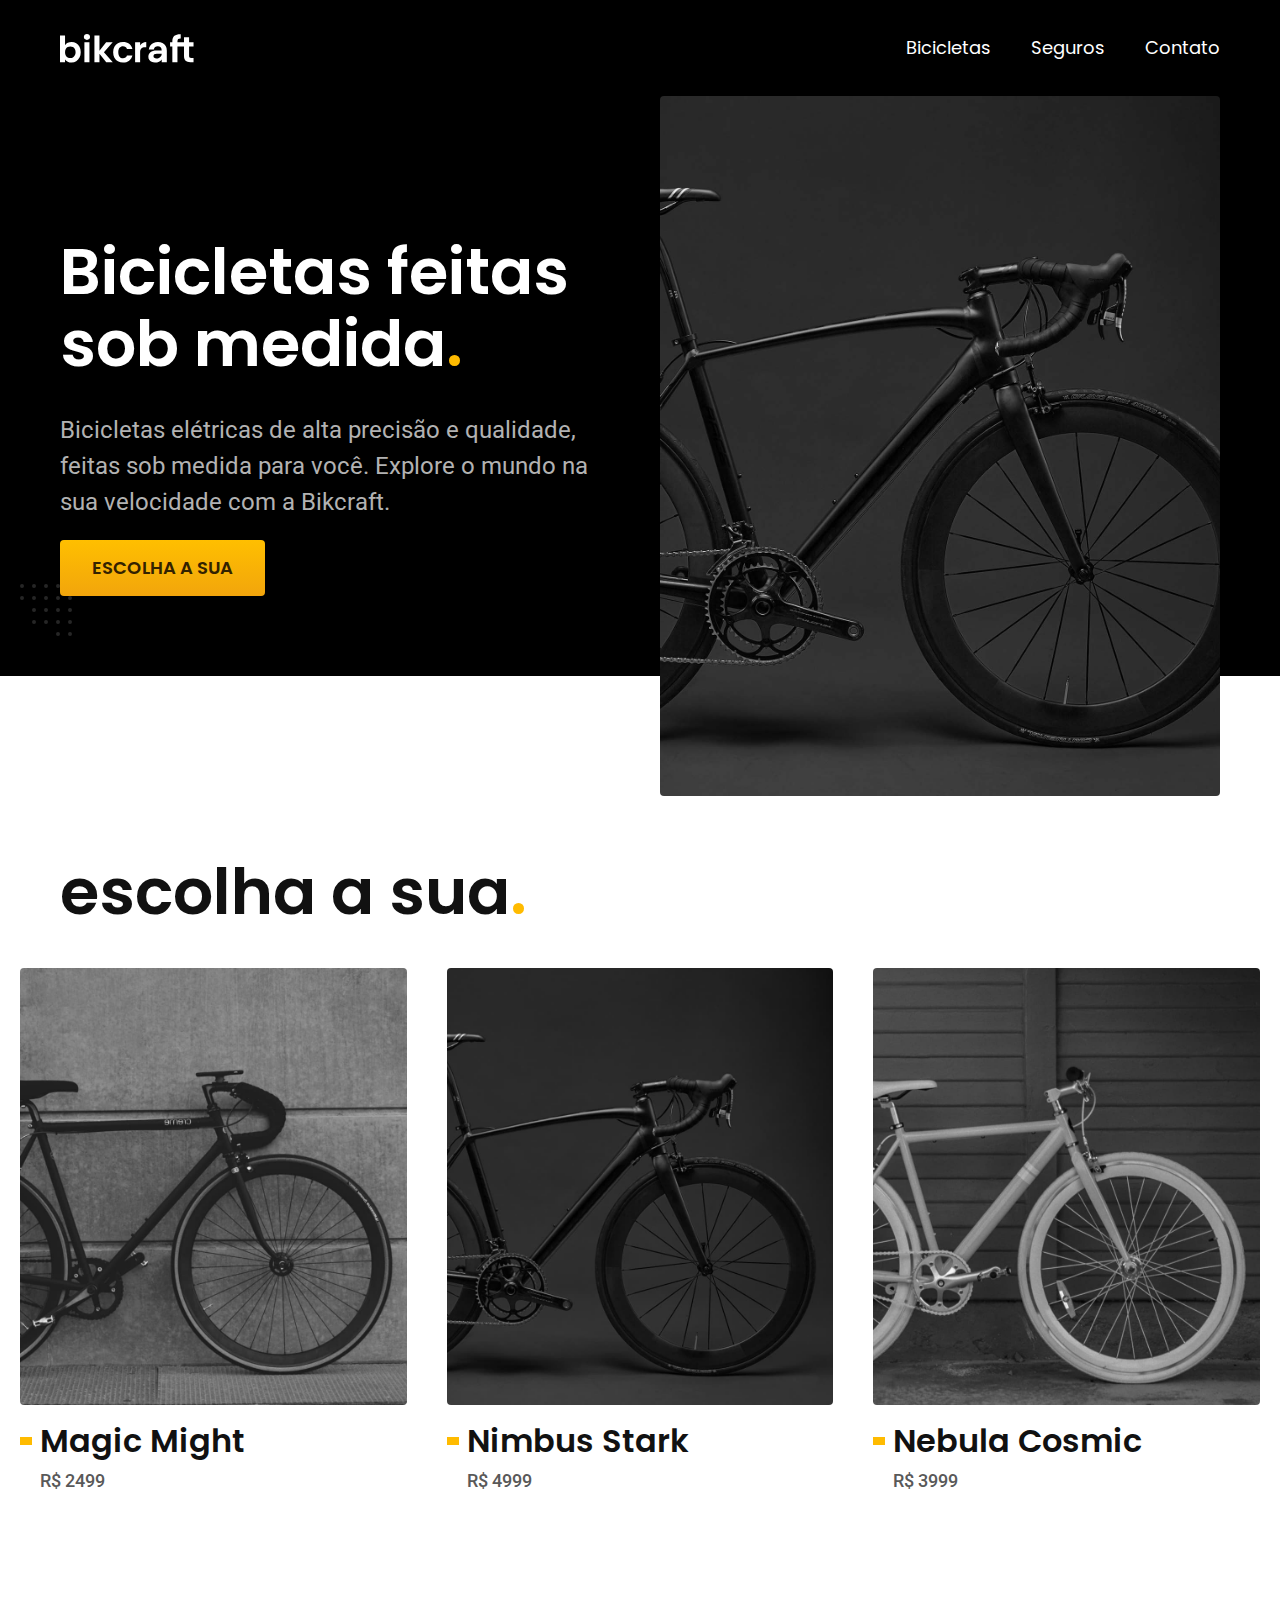
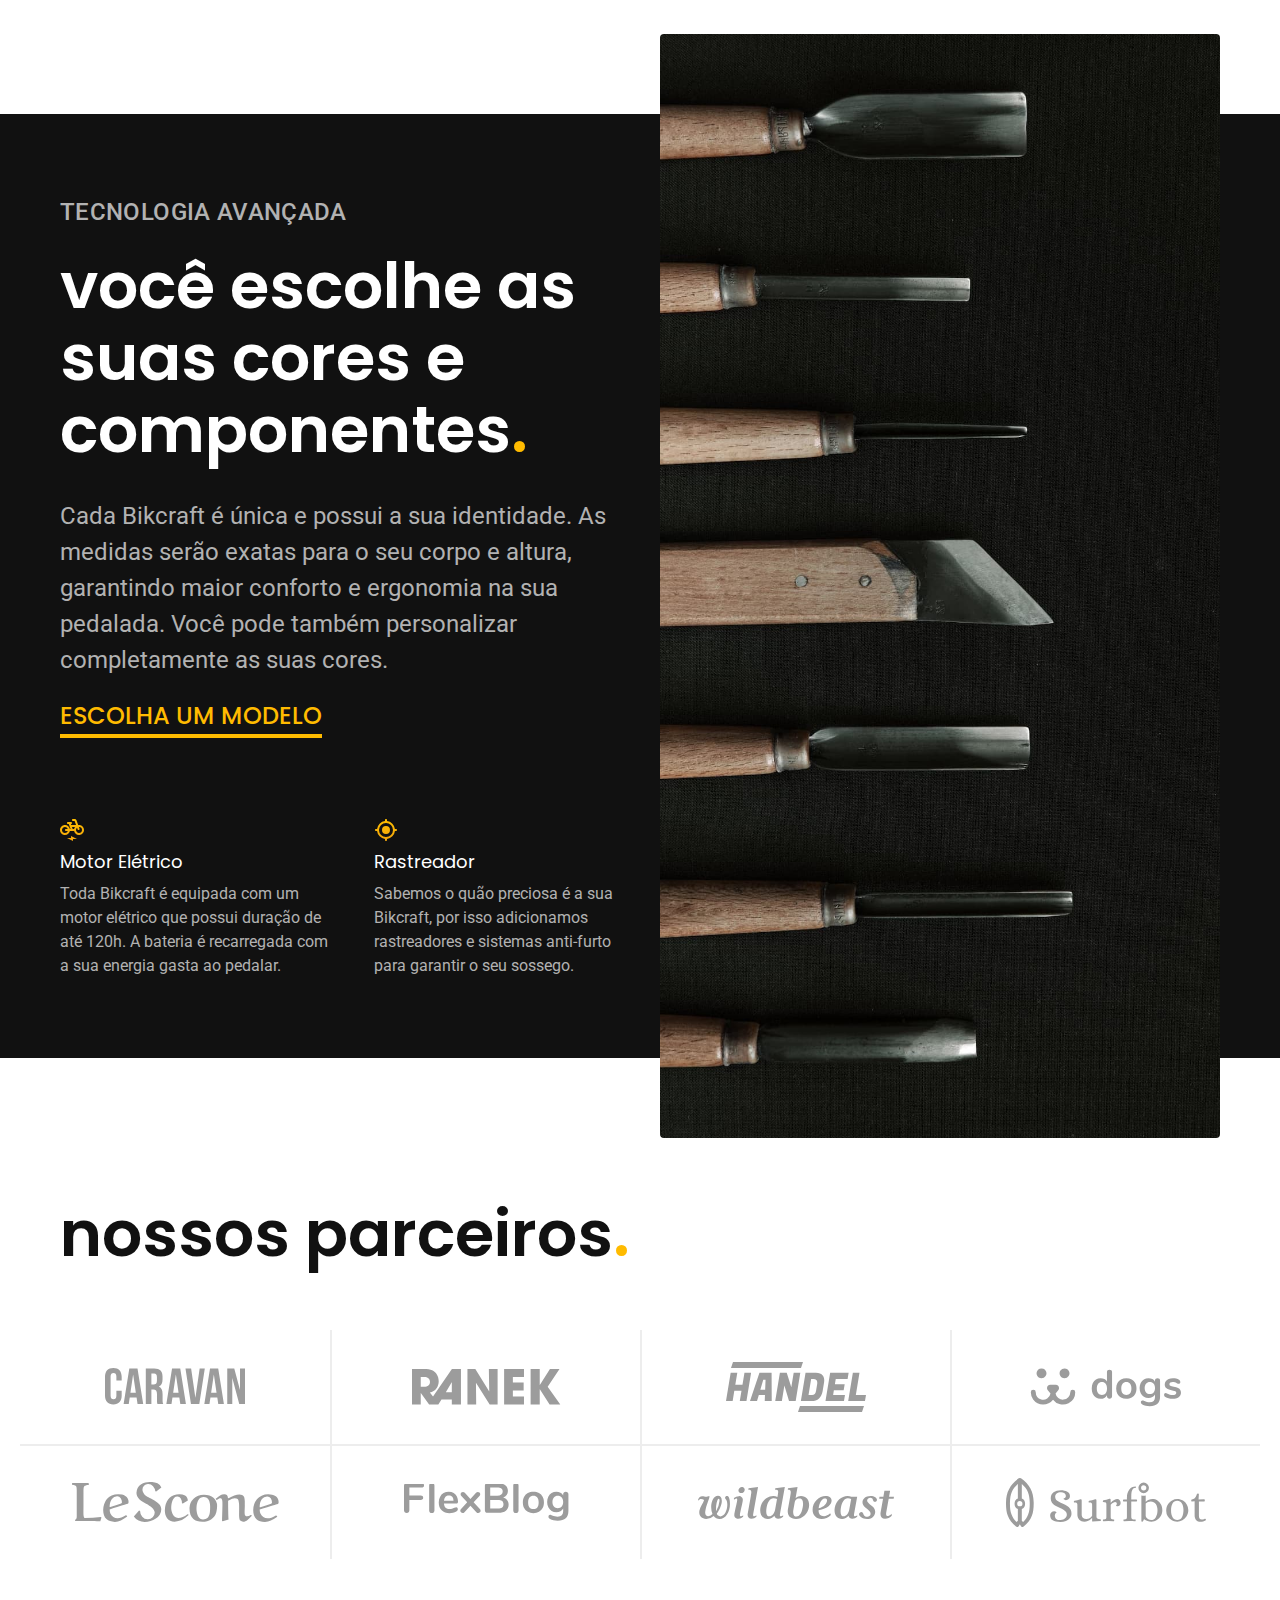
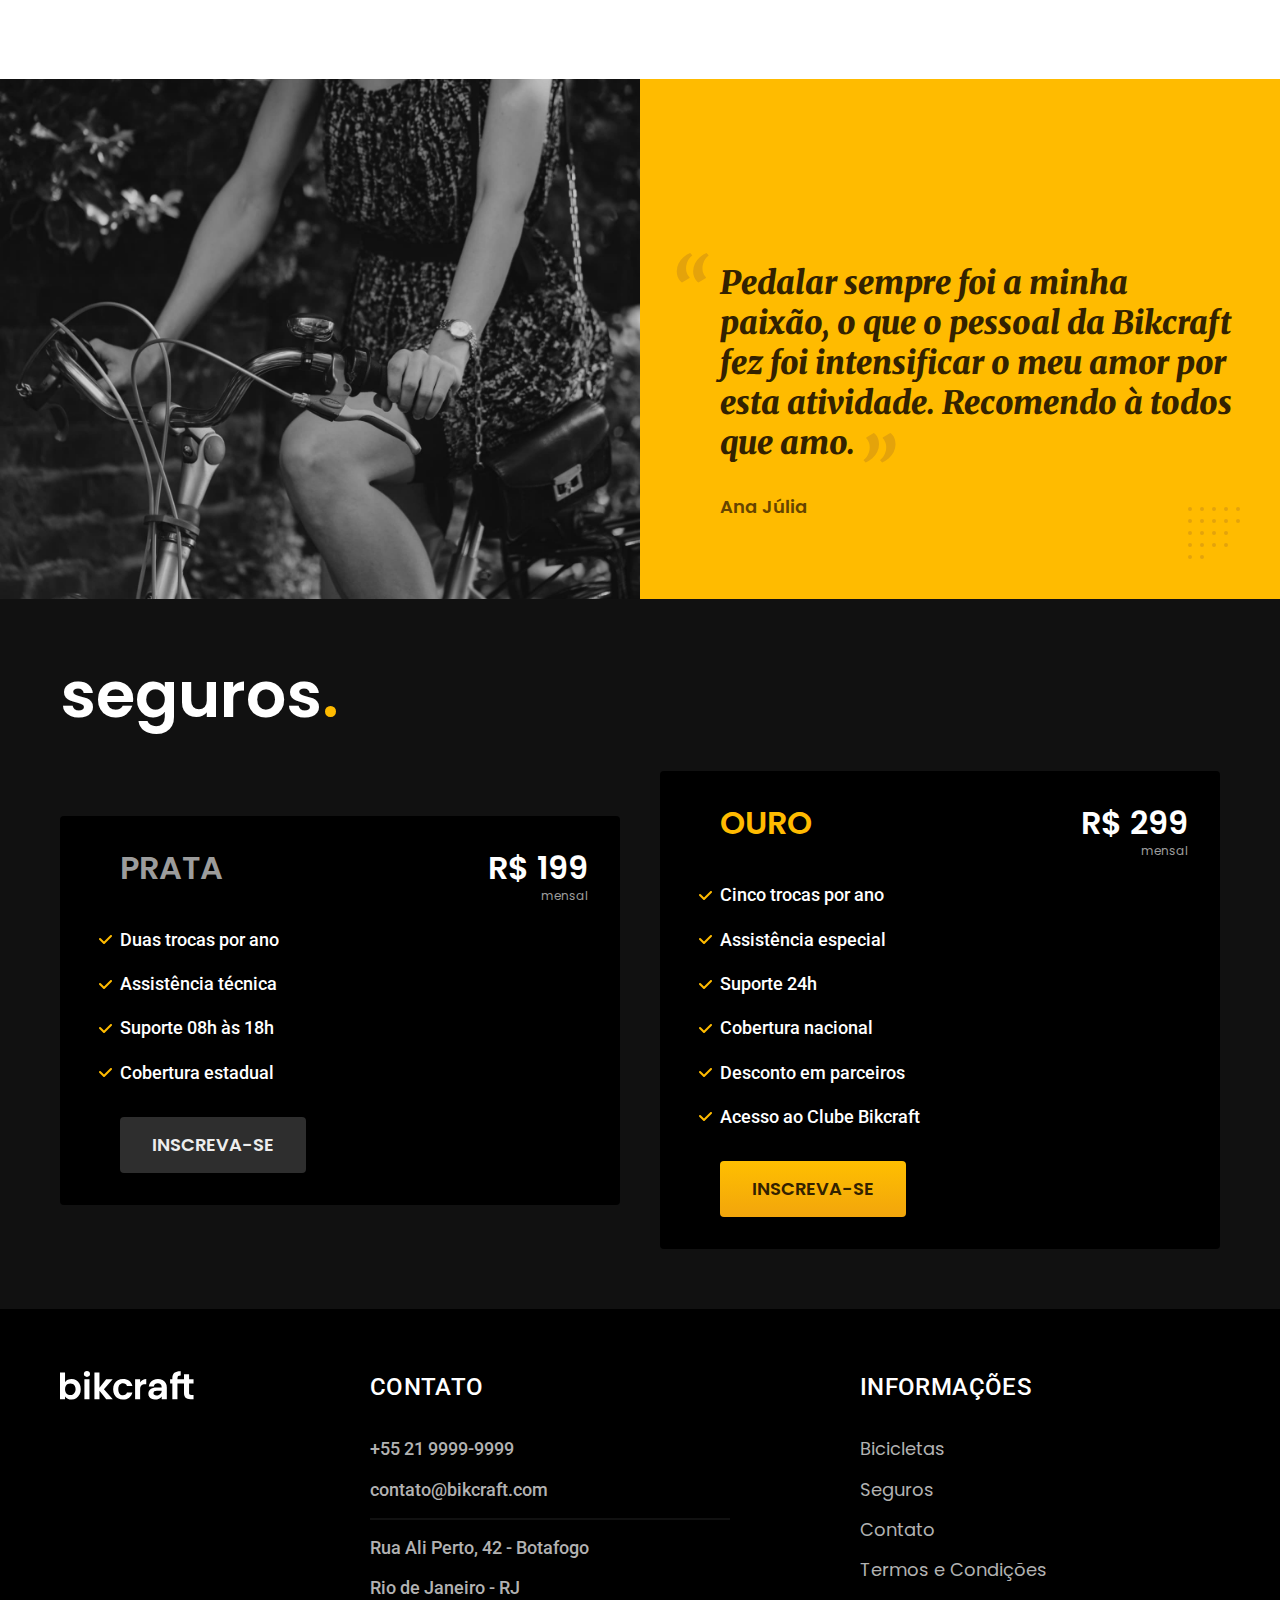
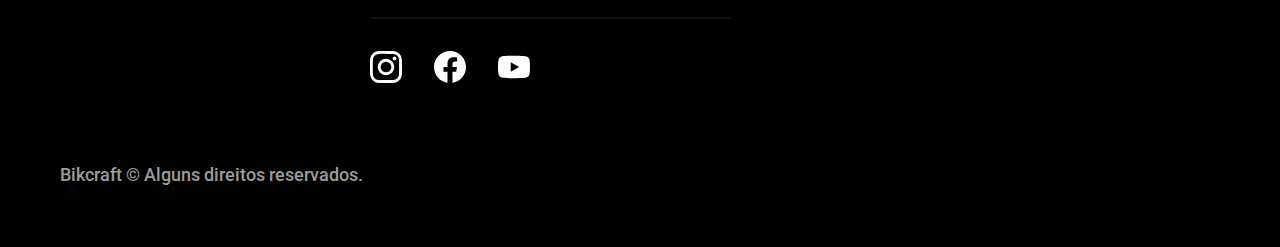
<file: index.html>
<!DOCTYPE html>
<html lang="pt-br">

<head>
  <meta charset="UTF-8">
  <meta name="viewport" content="width=device-width, initial-scale=1.0">

  <title>Bikcraft - Bicicletas Elétricas</title>
  <meta name="description" content="Bicicletas elétricas de alta precisão e qualidade, feitas sob medida para o cliente. Explore o mundo na sua velocidade com a Bikcraft.">

  <link rel="icon" href="./favicon.svg" type="image/svg+xml">
  <link rel="preload" href="./css/style.css" as="style">
  <link rel="stylesheet" href="./css/style.css">
  <script>document.documentElement.classList.add('js');</script>

  <link rel="preconnect" href="https://fonts.googleapis.com">
  <link rel="preconnect" href="https://fonts.gstatic.com" crossorigin>
  <link href="https://fonts.googleapis.com/css2?family=Merriweather:ital,wght@1,900&family=Poppins:wght@400;600&family=Roboto:wght@400;500&display=swap" rel="stylesheet">
</head>

<body>
  <header class="header-bg">
    <div class="header container">
      <a href="./">
        <img src="./img/bikcraft.svg" width="136" height="32" alt="Bikcraft">
      </a>

      <nav aria-label="primaria">
        <ul class="header-menu font-1-m cor-0">
          <li><a href="./bicicletas.html">Bicicletas</a></li>
          <li><a href="./seguros.html">Seguros</a></li>
          <li><a href="./contato.html">Contato</a></li>
        </ul>
      </nav>
    </div>
  </header>

  <main class="introducao-bg">
    <div class="introducao container">
      <div class="introducao-conteudo">
        <h1 class="font-1-xxl cor-0 fadeInDown" data-anime="200">Bicicletas feitas sob medida<span class="cor-p1">.</span></h1>
        <p class="font-2-l cor-5 fadeInDown" data-anime="400">Bicicletas elétricas de alta precisão e qualidade, feitas sob medida para você. Explore o mundo na sua velocidade com a Bikcraft.</p>
        <a class="botao fadeInDown" data-anime="600" href="./bicicletas.html">Escolha a sua</a>
      </div>
      <picture data-anime="800" class="fadeInDown">
        <source media="(max-width: 800px)" srcset="./img/bicicletas/nimbus.jpg">
        <img src="./img/fotos/introducao.jpg" width="1280" height="1600" alt="Bicicleta elétrica preta.">
      </picture>
    </div>
  </main>

  <article class="bicicletas-lista">
    <h2 class="container font-1-xxl">escolha a sua<span class="cor-p1">.</span></h2>

    <ul>
      <li>
        <a href="./bicicletas/magic.html">
          <img src="./img/bicicletas/magic-home.jpg" alt="Bicicleta preta" width="920" height="1040">
          <h3 class="font-1-xl">Magic Might</h3>
          <span class="font-2-m cor-8">R$ 2499</span>
        </a>
      </li>
      <li>
        <a href="./bicicletas/nimbus.html">
          <img src="./img/bicicletas/nimbus-home.jpg" alt="Bicicleta preta" width="920" height="1040">
          <h3 class="font-1-xl">Nimbus Stark</h3>
          <span class="font-2-m cor-8">R$ 4999</span>
        </a>
      </li>
      <li>
        <a href="./bicicletas/nebula.html">
          <img src="./img/bicicletas/nebula-home.jpg" alt="Bicicleta preta" width="920" height="1040">
          <h3 class="font-1-xl">Nebula Cosmic</h3>
          <span class="font-2-m cor-8">R$ 3999</span>
        </a>
      </li>
    </ul>
  </article>

  <article class="tecnologia-bg">
    <div class="tecnologia container">
      <div class="tecnologia-conteudo">
        <span class="font-2-l-b cor-5">Tecnologia Avançada</span>
        <h2 class="font-1-xxl cor-0">você escolhe as suas cores e componentes<span class="cor-p1">.</span></h2>
        <p class="font-2-l cor-5">Cada Bikcraft é única e possui a sua identidade. As medidas serão exatas para o seu corpo e altura, garantindo maior conforto e ergonomia na sua pedalada. Você pode também personalizar completamente as suas cores.</p>
        <a class="link" href="./bicicletas.html">Escolha um modelo</a>
        <div class="tecnologia-vantagens">
          <div>
            <img src="./img/icones/eletrica.svg" width="24" height="24" alt="">
            <h3 class="font-1-m cor-0">Motor Elétrico</h3>
            <p class="font-2-s cor-5">Toda Bikcraft é equipada com um motor elétrico que possui duração de até 120h. A bateria é recarregada com a sua energia gasta ao pedalar.</p>
          </div>
          <div>
            <img src="./img/icones/rastreador.svg" width="24" height="24" alt="">
            <h3 class="font-1-m cor-0">Rastreador</h3>
            <p class="font-2-s cor-5">Sabemos o quão preciosa é a sua Bikcraft, por isso adicionamos rastreadores e sistemas anti-furto para garantir o seu sossego.</p>
          </div>
        </div>
      </div>
      <div class="tecnologia-imagem">
        <img src="./img/fotos/tecnologia.jpg" width="1200" height="1920" alt="">
      </div>
    </div>
  </article>

  <section class="parceiros" aria-label="Nossos Parceiros">
    <h2 class="container font-1-xxl">nossos parceiros<span class="cor-p1">.</span></h2>

    <ul>
      <li><img src="./img/parceiros/caravan.svg" alt="Caravan" width="140" height="38"></li>
      <li><img src="./img/parceiros/ranek.svg" alt="Ranek" width="149" height="36"></li>
      <li><img src="./img/parceiros/handel.svg" alt="Handel" width="140" height="50"></li>
      <li><img src="./img/parceiros/dogs.svg" alt="Dogs" width="152" height="39"></li>
      <li><img src="./img/parceiros/lescone.svg" alt="LeScone" width="208" height="41"></li>
      <li><img src="./img/parceiros/flexblog.svg" alt="FlexBlog" width="165" height="38"></li>
      <li><img src="./img/parceiros/wildbeast.svg" alt="Wildbeast" width="196" height="34"></li>
      <li><img src="./img/parceiros/surfbot.svg" alt="Surfbot" width="200" height="49"></li>
    </ul>
  </section>

  <section class="depoimento" aria-label="Depoimento">
    <div>
      <img src="./img/fotos/depoimento.jpg" width="1560" height="1360" alt="Pessoa pedalando uma bicicleta Bikcraft">
    </div>
    <div class="depoimento-conteudo">
      <blockquote class="font-1-xl cor-p5">
        <p>Pedalar sempre foi a minha paixão, o que o pessoal da Bikcraft fez foi intensificar o meu amor por esta atividade. Recomendo à todos que amo.</p>
      </blockquote>
      <span class="font-1-m-b cor-p4">Ana Júlia</span>
    </div>
  </section>

  <article class="seguros-bg">
    <div class="seguros container">
      <h2 class="font-1-xxl cor-0">seguros<span class="cor-p1">.</span></h2>
      <div class="seguros-item">
        <h3 class="font-1-xl cor-6">PRATA</h3>
        <span class="font-1-xl cor-0">R$ 199 <span class="font-1-xs cor-6">mensal</span></span>
        <ul class="font-2-m cor-0">
          <li>Duas trocas por ano</li>
          <li>Assistência técnica</li>
          <li>Suporte 08h às 18h</li>
          <li>Cobertura estadual</li>
        </ul>
        <a class="botao secundario" href="./orcamento.html">Inscreva-se</a>
      </div>

      <div class="seguros-item">
        <h3 class="font-1-xl cor-p1">OURO</h3>
        <span class="font-1-xl cor-0">R$ 299 <span class="font-1-xs cor-6">mensal</span></span>
        <ul class="font-2-m cor-0">
          <li>Cinco trocas por ano</li>
          <li>Assistência especial</li>
          <li>Suporte 24h</li>
          <li>Cobertura nacional</li>
          <li>Desconto em parceiros</li>
          <li>Acesso ao Clube Bikcraft</li>
        </ul>
        <a class="botao" href="./orcamento.html">Inscreva-se</a>
      </div>
    </div>
  </article>

  <footer class="footer-bg">
    <div class="footer container">
      <img src="./img/bikcraft.svg" width="136" height="32" alt="Bikcraft">
      <div class="footer-contato">
        <h3 class="font-2-l-b cor-0">Contato</h3>
        <ul class="font-2-m cor-5">
          <li><a href="tel:+552199999999">+55 21 9999-9999</a></li>
          <li><a href="mailto:contato@bikcraft.com">contato@bikcraft.com</a></li>
          <li>Rua Ali Perto, 42 - Botafogo</li>
          <li>Rio de Janeiro - RJ</li>
        </ul>
        <div class="footer-redes">
          <a href="./">
            <img src="./img/redes/instagram.svg" width="32" height="32" alt="Instagram">
          </a>
          <a href="./">
            <img src="./img/redes/facebook.svg" width="32" height="32" alt="Facebook">
          </a>
          <a href="./">
            <img src="./img/redes/youtube.svg" width="32" height="32" alt="Youtube">
          </a>
        </div>
      </div>
      <div class="footer-informacoes">
        <h3 class="font-2-l-b cor-0">Informações</h3>
        <nav>
          <ul class="font-1-m cor-5">
            <li><a href="./bicicletas.html">Bicicletas</a></li>
            <li><a href="./seguros.html">Seguros</a></li>
            <li><a href="./contato.html">Contato</a></li>
            <li><a href="./termos.html">Termos e Condições</a></li>
          </ul>
        </nav>
      </div>
      <p class="footer-copy font-2-m cor-6">Bikcraft © Alguns direitos reservados.</p>
    </div>
  </footer>

  <script src="./js/plugins/simple-anime.js"></script>
  <script src="./js/script.js"></script>
</body>

</html>
</file>
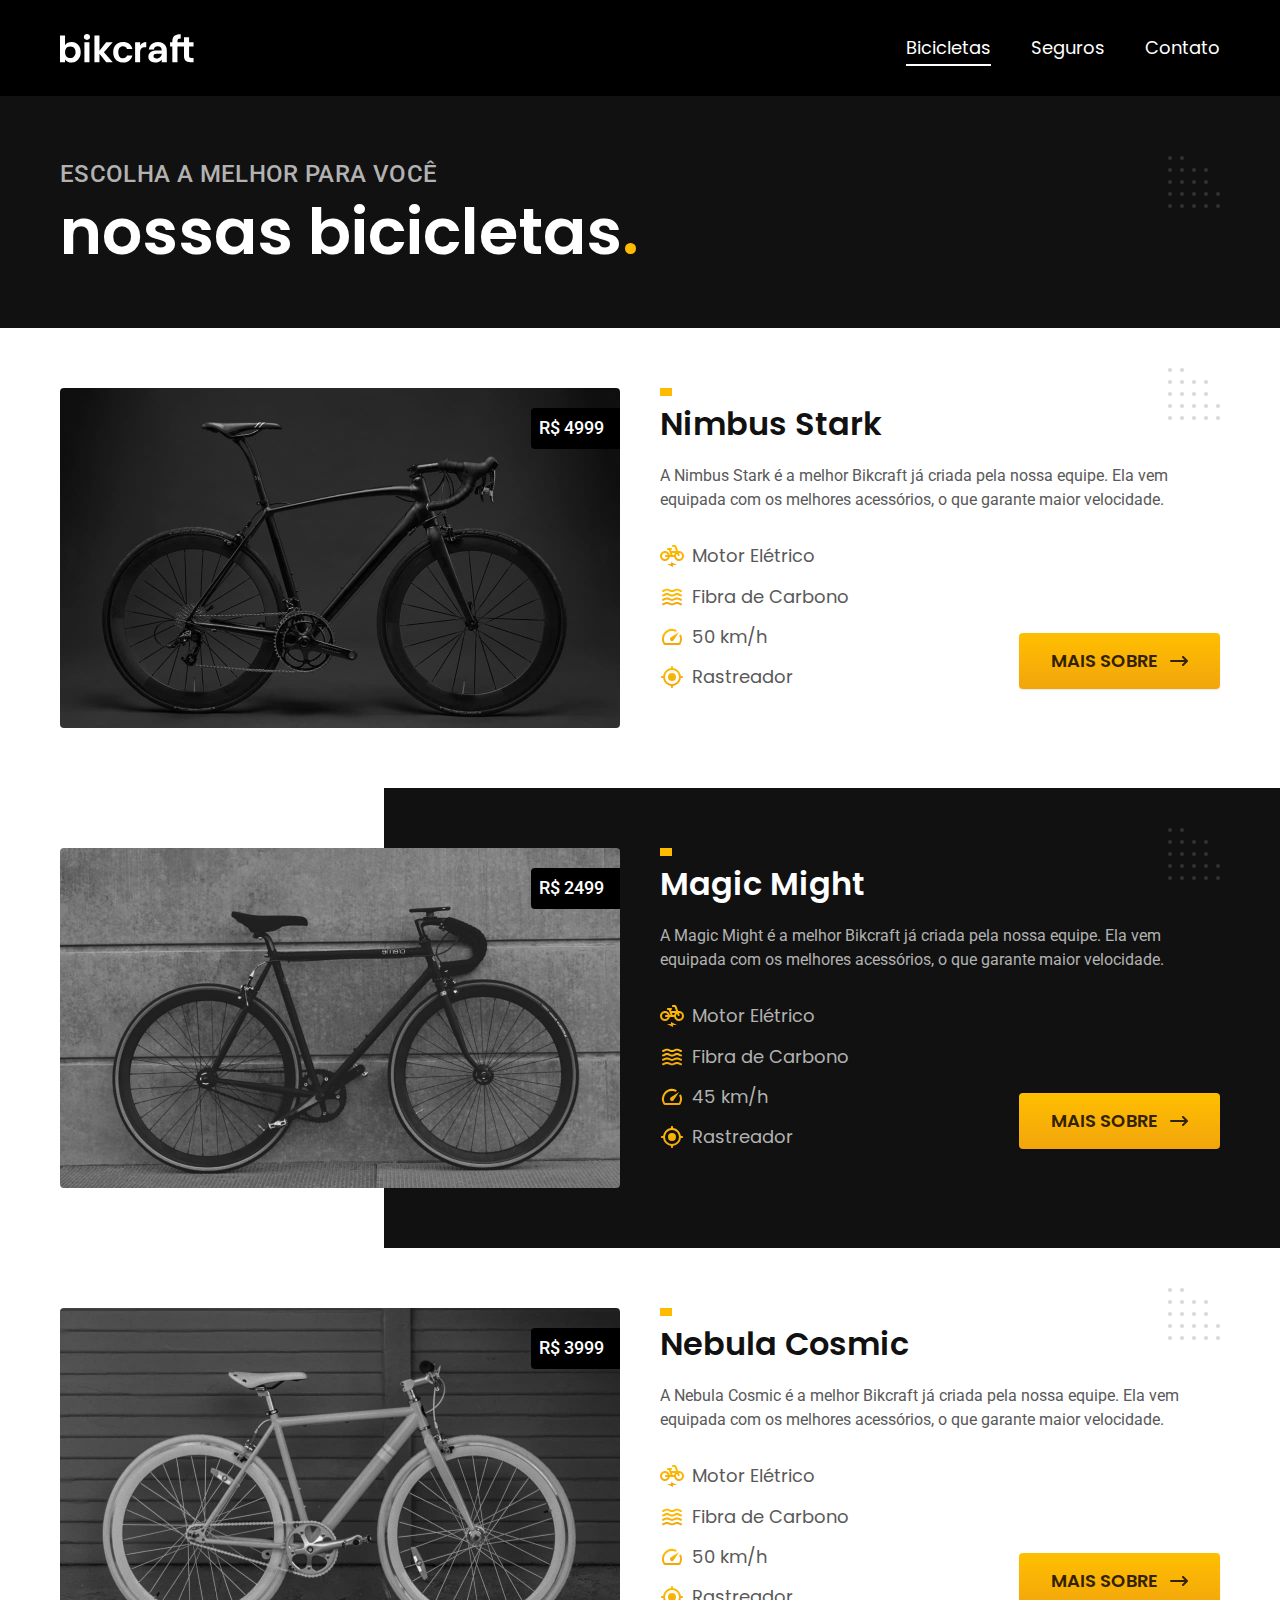
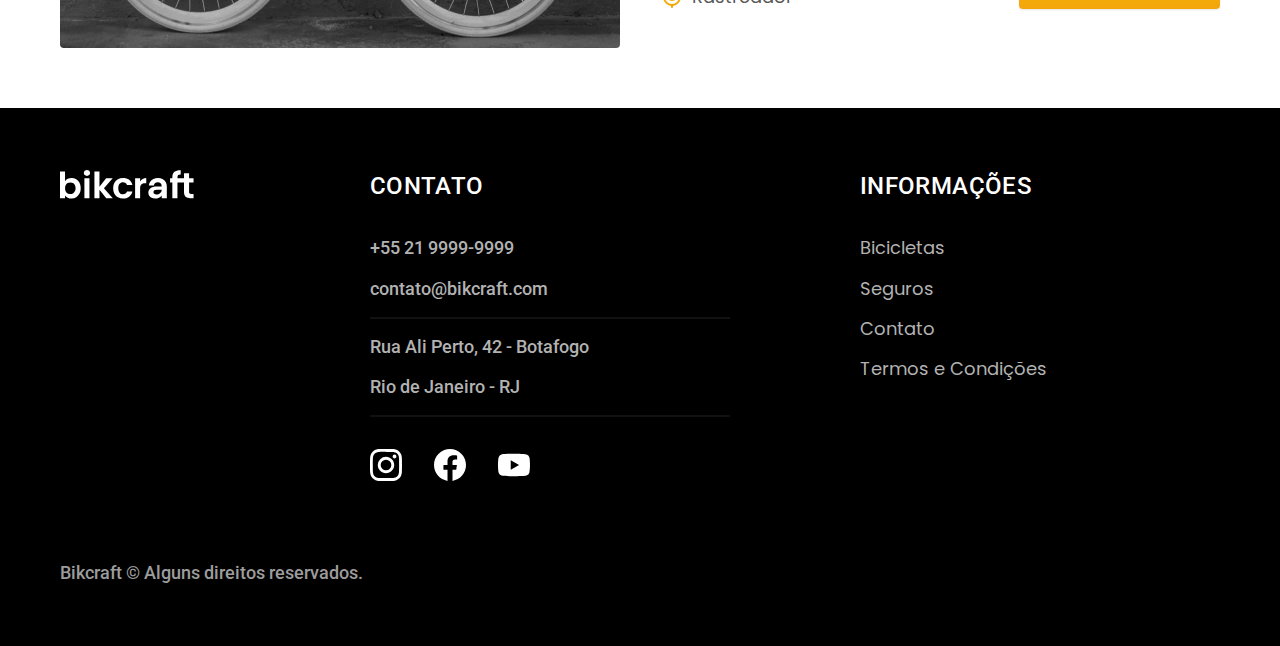
<file: bicicletas.html>
<!DOCTYPE html>
<html lang="pt-br">

<head>
  <meta charset="UTF-8">
  <meta name="viewport" content="width=device-width, initial-scale=1.0">

  <title>Bicicletas | Bikcraft</title>
  <meta name="description" content="Bicicletas">
  <link rel="icon" href="./favicon.svg" type="image/svg+xml">
  <link rel="preload" href="./css/style.css" as="style">
  <link rel="stylesheet" href="./css/style.css">
  <script>document.documentElement.classList.add('js');</script>

  <link rel="preconnect" href="https://fonts.googleapis.com">
  <link rel="preconnect" href="https://fonts.gstatic.com" crossorigin>
  <link href="https://fonts.googleapis.com/css2?family=Merriweather:ital,wght@1,900&family=Poppins:wght@400;600&family=Roboto:wght@400;500&display=swap" rel="stylesheet">
</head>

<body id="bicicletas">
  <header class="header-bg">
    <div class="header container">
      <a href="./">
        <img src="./img/bikcraft.svg" alt="Bikcraft">
      </a>

      <nav aria-label="primaria">
        <ul class="header-menu font-1-m cor-0">
          <li><a href="./bicicletas.html">Bicicletas</a></li>
          <li><a href="./seguros.html">Seguros</a></li>
          <li><a href="./contato.html">Contato</a></li>
        </ul>
      </nav>
    </div>
  </header>

  <main>
    <div class="titulo-bg">
      <div class="titulo container">
        <p class="font-2-l-b cor-5">Escolha a melhor para você</p>
        <h1 class="font-1-xxl cor-0">nossas bicicletas<span class="cor-p1">.</span></h1>
      </div>
    </div>

    <div class="bicicletas container">
      <div class="bicicletas-imagem">
        <img src="./img/bicicletas/nimbus.jpg" alt="Bicicleta preta">
        <span class="font-2-m cor-0">R$ 4999</span>
      </div>
      <div class="bicicletas-conteudo">
        <h2 class="font-1-xl">Nimbus Stark</h2>
        <p class="font-2-s cor-8">A Nimbus Stark é a melhor Bikcraft já criada pela nossa equipe. Ela vem equipada com os melhores acessórios, o que garante maior velocidade.</p>
        <ul class="font-1-m cor-8">
          <li>
            <img src="./img/icones/eletrica.svg" alt="">
            Motor Elétrico
          </li>
          <li>
            <img src="./img/icones/carbono.svg" alt="">
            Fibra de Carbono
          </li>
          <li>
            <img src="./img/icones/velocidade.svg" alt="">
            50 km/h
          </li>
          <li>
            <img src="./img/icones/rastreador.svg" alt="">
            Rastreador
          </li>
        </ul>
        <a class="botao seta" href="./bicicletas/nimbus.html">Mais Sobre</a>
      </div>
    </div>

    <div class="bicicletas-bg">
      <div class="bicicletas container">
        <div class="bicicletas-imagem">
          <img src="./img/bicicletas/magic.jpg" alt="Bicicleta preta">
          <span class="font-2-m cor-0">R$ 2499</span>
        </div>
        <div class="bicicletas-conteudo">
          <h2 class="font-1-xl cor-0">Magic Might</h2>
          <p class="font-2-s cor-5">A Magic Might é a melhor Bikcraft já criada pela nossa equipe. Ela vem equipada com os melhores acessórios, o que garante maior velocidade.</p>
          <ul class="font-1-m cor-5">
            <li>
              <img src="./img/icones/eletrica.svg" alt="">
              Motor Elétrico
            </li>
            <li>
              <img src="./img/icones/carbono.svg" alt="">
              Fibra de Carbono
            </li>
            <li>
              <img src="./img/icones/velocidade.svg" alt="">
              45 km/h
            </li>
            <li>
              <img src="./img/icones/rastreador.svg" alt="">
              Rastreador
            </li>
          </ul>
          <a class="botao seta" href="./bicicletas/magic.html">Mais Sobre</a>
        </div>
      </div>
    </div>

    <div class="bicicletas container">
      <div class="bicicletas-imagem">
        <img src="./img/bicicletas/nebula.jpg" alt="Bicicleta preta">
        <span class="font-2-m cor-0">R$ 3999</span>
      </div>
      <div class="bicicletas-conteudo">
        <h2 class="font-1-xl">Nebula Cosmic</h2>
        <p class="font-2-s cor-8">A Nebula Cosmic é a melhor Bikcraft já criada pela nossa equipe. Ela vem equipada com os melhores acessórios, o que garante maior velocidade.</p>
        <ul class="font-1-m cor-8">
          <li>
            <img src="./img/icones/eletrica.svg" alt="">
            Motor Elétrico
          </li>
          <li>
            <img src="./img/icones/carbono.svg" alt="">
            Fibra de Carbono
          </li>
          <li>
            <img src="./img/icones/velocidade.svg" alt="">
            50 km/h
          </li>
          <li>
            <img src="./img/icones/rastreador.svg" alt="">
            Rastreador
          </li>
        </ul>
        <a class="botao seta" href="./bicicletas/nebula.html">Mais Sobre</a>
      </div>
    </div>

  </main>

  <footer class="footer-bg">
    <div class="footer container">
      <img src="./img/bikcraft.svg" alt="Bikcraft">
      <div class="footer-contato">
        <h3 class="font-2-l-b cor-0">Contato</h3>
        <ul class="font-2-m cor-5">
          <li><a href="tel:+552199999999">+55 21 9999-9999</a></li>
          <li><a href="mailto:contato@bikcraft.com">contato@bikcraft.com</a></li>
          <li>Rua Ali Perto, 42 - Botafogo</li>
          <li>Rio de Janeiro - RJ</li>
        </ul>
        <div class="footer-redes">
          <a href="./">
            <img src="./img/redes/instagram.svg" alt="Instagram">
          </a>
          <a href="./">
            <img src="./img/redes/facebook.svg" alt="Facebook">
          </a>
          <a href="./">
            <img src="./img/redes/youtube.svg" alt="Youtube">
          </a>
        </div>
      </div>
      <div class="footer-informacoes">
        <h3 class="font-2-l-b cor-0">Informações</h3>
        <nav>
          <ul class="font-1-m cor-5">
            <li><a href="./bicicletas.html">Bicicletas</a></li>
            <li><a href="./seguros.html">Seguros</a></li>
            <li><a href="./contato.html">Contato</a></li>
            <li><a href="./termos.html">Termos e Condições</a></li>
          </ul>
        </nav>
      </div>
      <p class="footer-copy font-2-m cor-6">Bikcraft © Alguns direitos reservados.</p>
    </div>
  </footer>
  <script src="./js/script.js"></script>
</body>

</html>
</file>
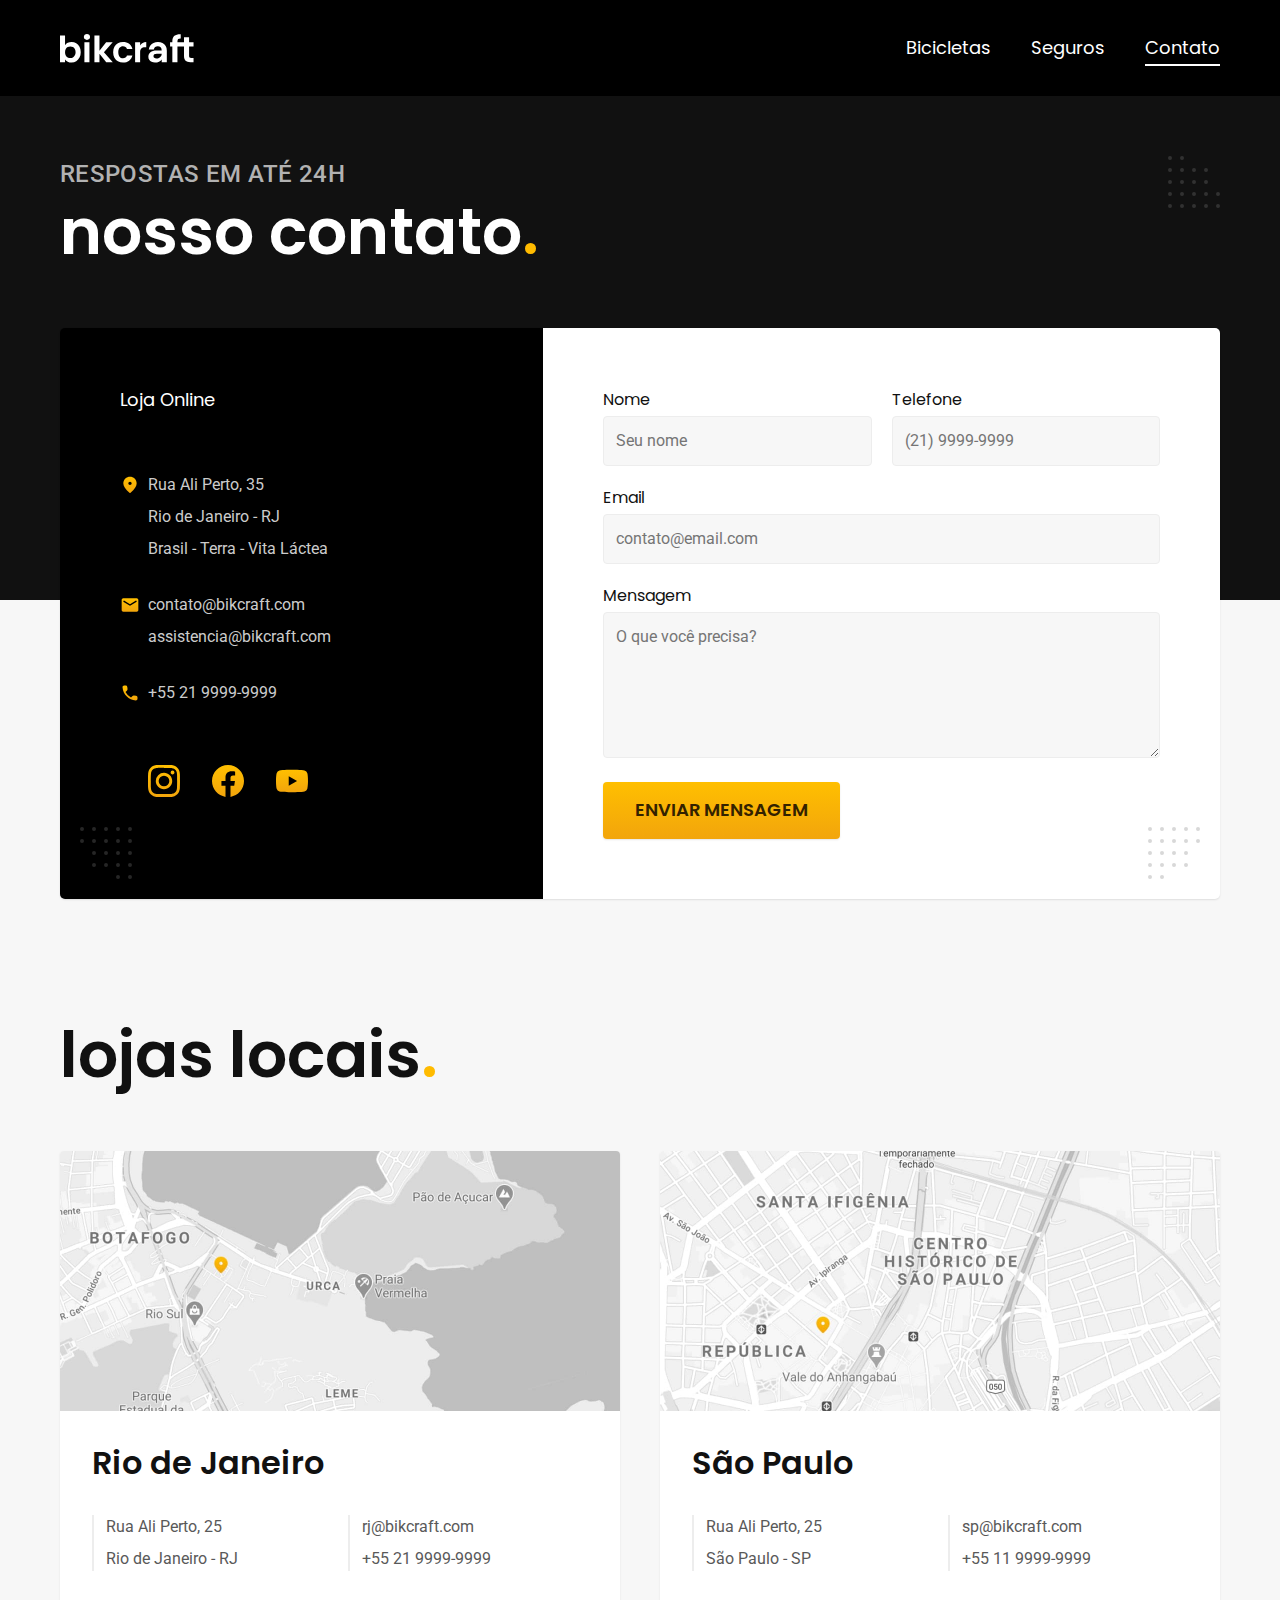
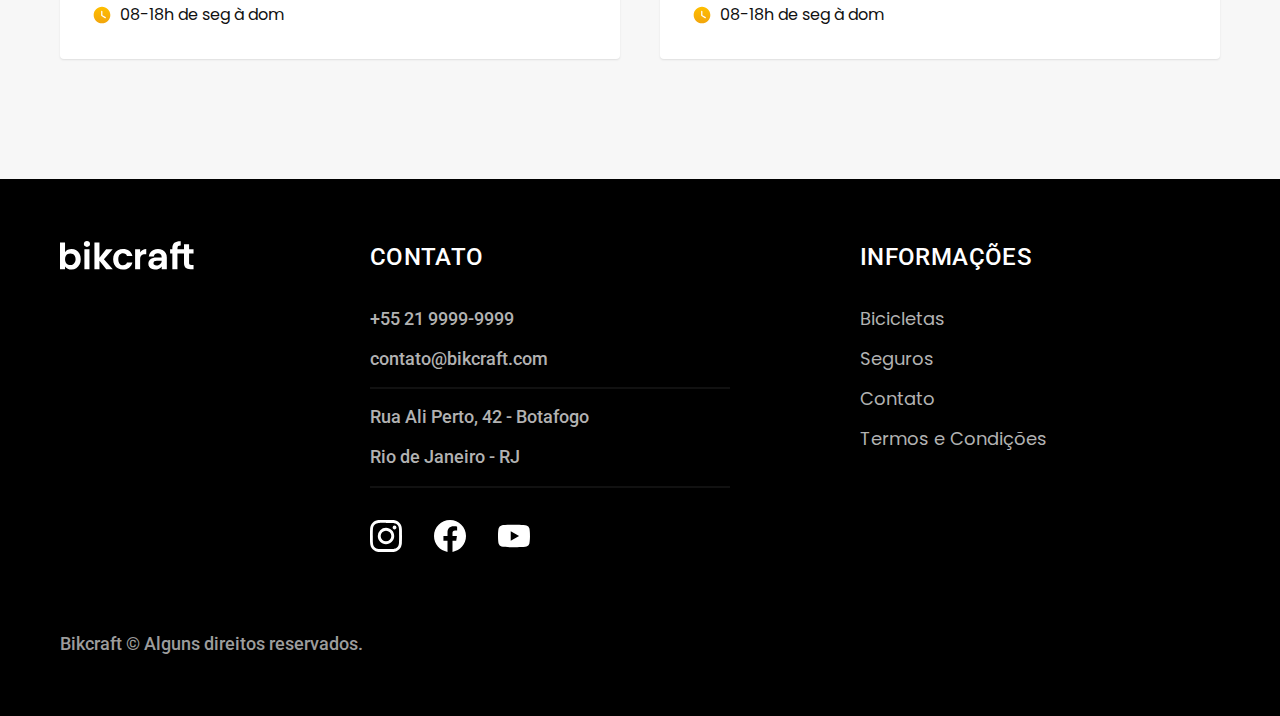
<file: contato.html>
<!DOCTYPE html>
<html lang="pt-br">

<head>
  <meta charset="UTF-8">
  <meta name="viewport" content="width=device-width, initial-scale=1.0">

  <title>Contato | Bikcraft</title>
  <meta name="description" content="Contato.">
  <link rel="icon" href="./favicon.svg" type="image/svg+xml">
  <link rel="preload" href="./css/style.css" as="style">
  <link rel="stylesheet" href="./css/style.css">
  <script>document.documentElement.classList.add('js');</script>

  <link rel="preconnect" href="https://fonts.googleapis.com">
  <link rel="preconnect" href="https://fonts.gstatic.com" crossorigin>
  <link href="https://fonts.googleapis.com/css2?family=Merriweather:ital,wght@1,900&family=Poppins:wght@400;600&family=Roboto:wght@400;500&display=swap" rel="stylesheet">
</head>

<body id="contato">
  <header class="header-bg">
    <div class="header container">
      <a href="./">
        <img src="./img/bikcraft.svg" alt="Bikcraft">
      </a>

      <nav aria-label="primaria">
        <ul class="header-menu font-1-m cor-0">
          <li><a href="./bicicletas.html">Bicicletas</a></li>
          <li><a href="./seguros.html">Seguros</a></li>
          <li><a href="./contato.html">Contato</a></li>
        </ul>
      </nav>
    </div>
  </header>

  <main>
    <div class="titulo-bg">
      <div class="titulo container">
        <p class="font-2-l-b cor-5">Respostas em até 24h</p>
        <h1 class="font-1-xxl cor-0">nosso contato<span class="cor-p1">.</span></h1>
      </div>
    </div>

    <div class="contato container">
      <section class="contato-dados" aria-label="Endereço">
        <h2 class="font-1-m cor-0">Loja Online</h2>
        <div class="contato-endereco font-2-s cor-4">
          <p>Rua Ali Perto, 35</p>
          <p>Rio de Janeiro - RJ</p>
          <p>Brasil - Terra - Vita Láctea</p>
        </div>
        <address class="contato-meios font-2-s cor-4">
          <a href="mailto:contato@bikcraft.com">contato@bikcraft.com</a>
          <a href="mailto:assistencia@bikcraft.com">assistencia@bikcraft.com</a>
          <a href="tel:+552199999999">+55 21 9999-9999</a>
        </address>
        <div class="contato-redes">
          <a href="./">
            <img src="./img/redes/instagram-p.svg" alt="Instagram">
          </a>
          <a href="./">
            <img src="./img/redes/facebook-p.svg" alt="Facebook">
          </a>
          <a href="./">
            <img src="./img/redes/youtube-p.svg" alt="Youtube">
          </a>
        </div>
      </section>
      <section class="contato-formulario" aria-label="Formulário">
        <form class="form" action="./contato.html">
          <div>
            <label for="nome">Nome</label>
            <input type="text" id="nome" name="nome" placeholder="Seu nome">
          </div>
          <div>
            <label for="telefone">Telefone</label>
            <input type="text" id="telefone" name="telefone" placeholder="(21) 9999-9999">
          </div>
          <div class="col-2">
            <label for="email">Email</label>
            <input type="email" id="email" name="email" placeholder="contato@email.com">
          </div>
          <div class="col-2">
            <label for="mensagem">Mensagem</label>
            <textarea rows="5" id="mensagem" name="mensagem" placeholder="O que você precisa?"></textarea>
          </div>
          <button class="botao col-2">Enviar Mensagem</button>
        </form>
      </section>
    </div>
  </main>

  <article class="lojas container">
    <h2 class="font-1-xxl">lojas locais<span class="cor-p1">.</span></h2>
    <div class="lojas-item">
      <img src="./img/lojas/rj.jpg" alt="mapa marcando o endereço em Rua Ali Perto, 25 - Rio de Janeiro - RJ">
      <div class="lojas-conteudo">
        <h3 class="font-1-xl">Rio de Janeiro</h3>
        <div class="lojas-dados font-2-s cor-8">
          <p>Rua Ali Perto, 25</p>
          <p>Rio de Janeiro - RJ</p>
        </div>
        <div class="lojas-dados font-2-s cor-8">
          <a href="mailto:rj@bikcraft.com">rj@bikcraft.com</a>
          <a href="tel:+552199999999">+55 21 9999-9999</a>
        </div>
        <p class="lojas-tempo font-1-s"><img src="./img/icones/horario.svg" alt="">08-18h de seg à dom</p>
      </div>
    </div>

    <div class="lojas-item">
      <img src="./img/lojas/sp.jpg" alt="mapa marcando o endereço em Rua Ali Perto, 25 - São Paulo - SP">
      <div class="lojas-conteudo">
        <h3 class="font-1-xl">São Paulo</h3>
        <div class="lojas-dados font-2-s cor-8">
          <p>Rua Ali Perto, 25</p>
          <p>São Paulo - SP</p>
        </div>
        <div class="lojas-dados font-2-s cor-8">
          <a href="mailto:sp@bikcraft.com">sp@bikcraft.com</a>
          <a href="tel:+551199999999">+55 11 9999-9999</a>
        </div>
        <p class="lojas-tempo font-1-s"><img src="./img/icones/horario.svg" alt="">08-18h de seg à dom</p>
      </div>
    </div>
  </article>

  <footer class="footer-bg">
    <div class="footer container">
      <img src="./img/bikcraft.svg" alt="Bikcraft">
      <div class="footer-contato">
        <h3 class="font-2-l-b cor-0">Contato</h3>
        <ul class="font-2-m cor-5">
          <li><a href="tel:+552199999999">+55 21 9999-9999</a></li>
          <li><a href="mailto:contato@bikcraft.com">contato@bikcraft.com</a></li>
          <li>Rua Ali Perto, 42 - Botafogo</li>
          <li>Rio de Janeiro - RJ</li>
        </ul>
        <div class="footer-redes">
          <a href="./">
            <img src="./img/redes/instagram.svg" alt="Instagram">
          </a>
          <a href="./">
            <img src="./img/redes/facebook.svg" alt="Facebook">
          </a>
          <a href="./">
            <img src="./img/redes/youtube.svg" alt="Youtube">
          </a>
        </div>
      </div>
      <div class="footer-informacoes">
        <h3 class="font-2-l-b cor-0">Informações</h3>
        <nav>
          <ul class="font-1-m cor-5">
            <li><a href="./bicicletas.html">Bicicletas</a></li>
            <li><a href="./seguros.html">Seguros</a></li>
            <li><a href="./contato.html">Contato</a></li>
            <li><a href="./termos.html">Termos e Condições</a></li>
          </ul>
        </nav>
      </div>
      <p class="footer-copy font-2-m cor-6">Bikcraft © Alguns direitos reservados.</p>
    </div>
  </footer>
  <script src="./js/script.js"></script>
</body>

</html>
</file>
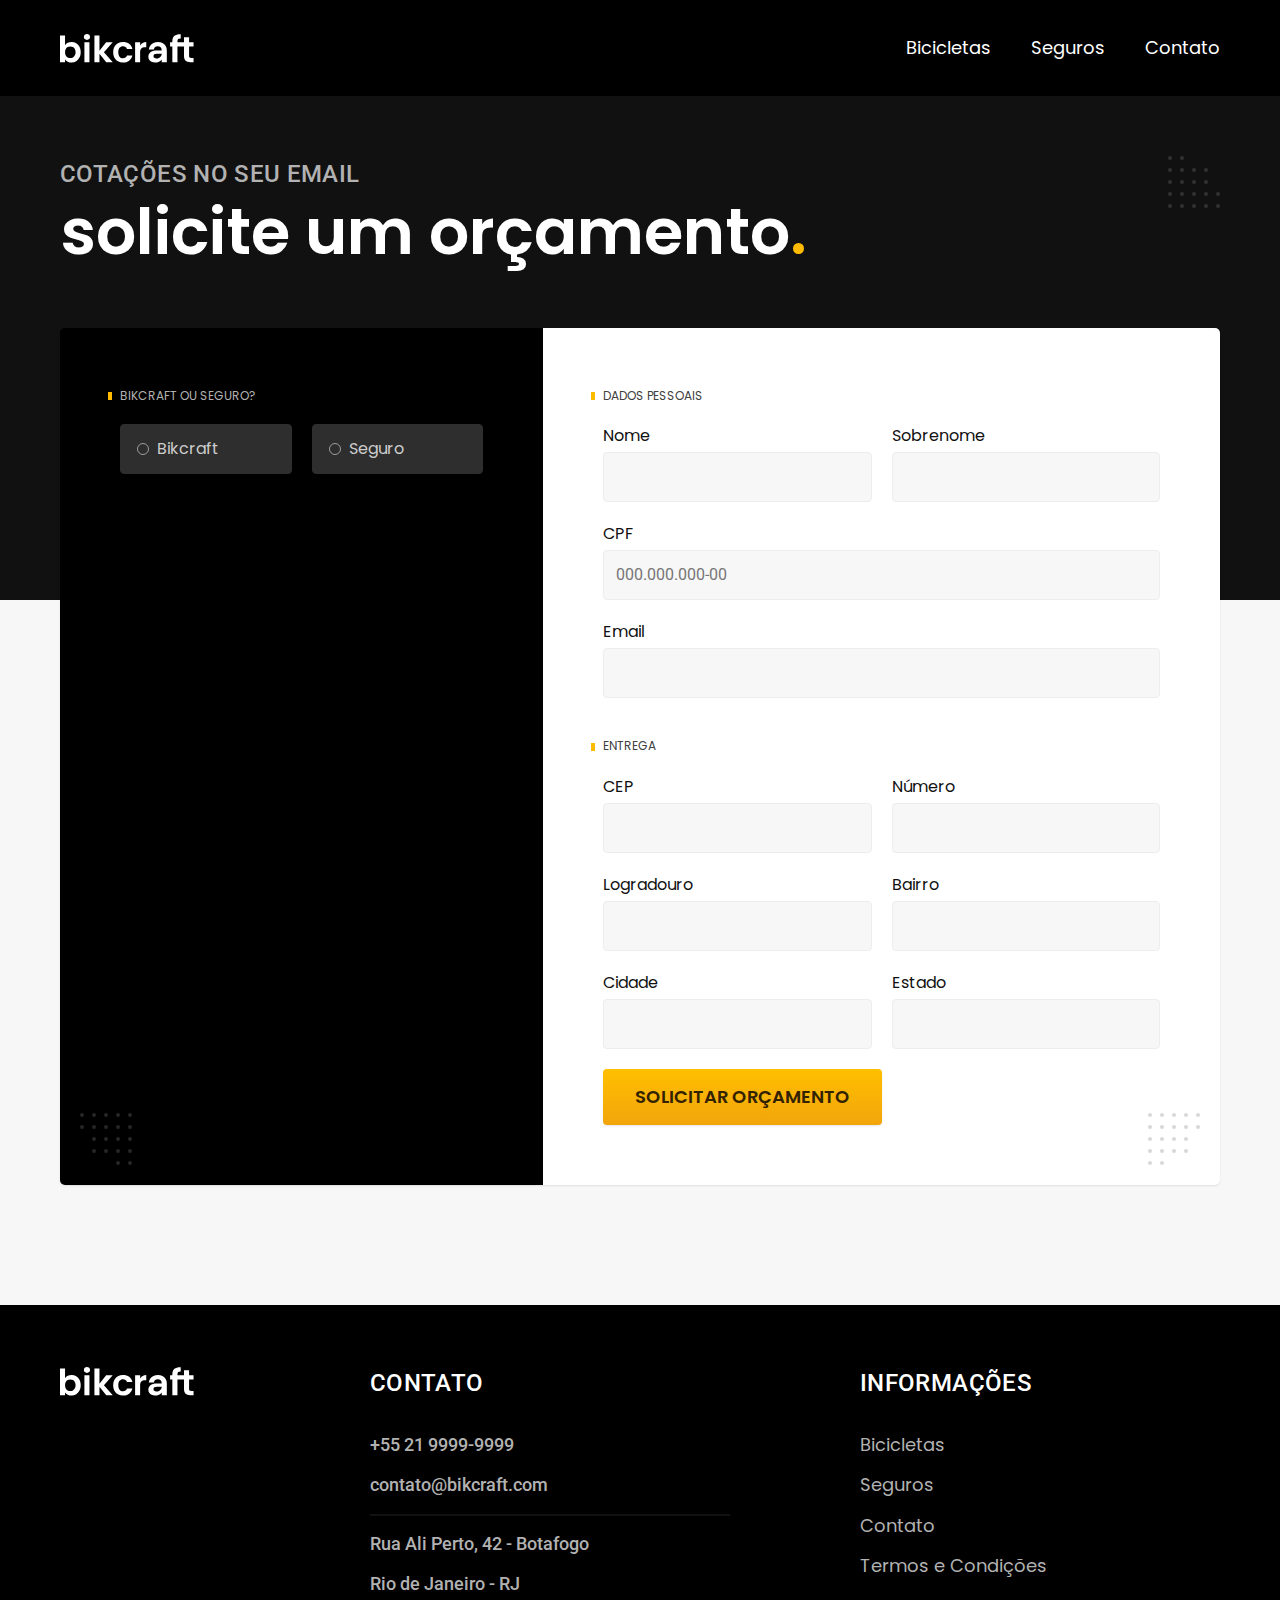
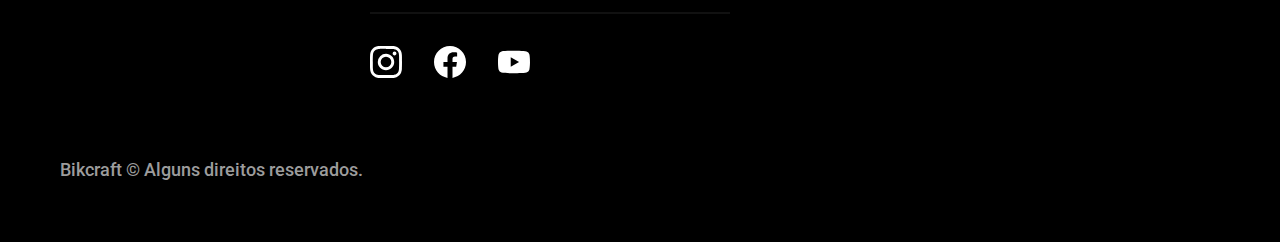
<file: orcamento.html>
<!DOCTYPE html>
<html lang="pt-br">

<head>
  <meta charset="UTF-8">
  <meta name="viewport" content="width=device-width, initial-scale=1.0">

  <title>Orçamento | Bikcraft</title>
  <meta name="description" content="Orçamento.">
  <link rel="icon" href="./favicon.svg" type="image/svg+xml">
  <link rel="preload" href="./css/style.css" as="style">
  <link rel="stylesheet" href="./css/style.css">
  <script>document.documentElement.classList.add('js');</script>

  <link rel="preconnect" href="https://fonts.googleapis.com">
  <link rel="preconnect" href="https://fonts.gstatic.com" crossorigin>
  <link href="https://fonts.googleapis.com/css2?family=Merriweather:ital,wght@1,900&family=Poppins:wght@400;600&family=Roboto:wght@400;500&display=swap" rel="stylesheet">
</head>

<body id="orcamento">
  <header class="header-bg">
    <div class="header container">
      <a href="./">
        <img src="./img/bikcraft.svg" alt="Bikcraft">
      </a>

      <nav aria-label="primaria">
        <ul class="header-menu font-1-m cor-0">
          <li><a href="./bicicletas.html">Bicicletas</a></li>
          <li><a href="./seguros.html">Seguros</a></li>
          <li><a href="./contato.html">Contato</a></li>
        </ul>
      </nav>
    </div>
  </header>

  <main>
    <div class="titulo-bg">
      <div class="titulo container">
        <p class="font-2-l-b cor-5">Cotações no seu email</p>
        <h1 class="font-1-xxl cor-0">solicite um orçamento<span class="cor-p1">.</span></h1>
      </div>
    </div>

    <form class="orcamento container" action="./orcamento.html">
      <div class="orcamento-produto">
        <h2 class="font-1-xs cor-5">Bikcraft ou Seguro?</h2>

        <input type="radio" name="tipo" value="bikcraft" id="bikcraft">
        <label for="bikcraft">Bikcraft</label>

        <input type="radio" name="tipo" value="seguro" id="seguro">
        <label for="seguro">Seguro</label>

        <div class="orcamento-conteudo" id="orcamento-bikcraft">
          <h2 class="font-1-xs cor-5">Escolha a sua</h2>

          <input type="radio" name="produto" value="nimbus" id="nimbus">
          <label for="nimbus">Nimbus Stark <span>R$ 4999</span></label>
          <div class="orcamento-detalhes">
            <ul class="font-1-xs cor-8">
              <li><img src="./img/icones/eletrica.svg" alt=""> Motor Elétrico</li>
              <li><img src="./img/icones/carbono.svg" alt=""> Fibra de Carbono</li>
              <li><img src="./img/icones/velocidade.svg" alt=""> 50 km/h</li>
              <li><img src="./img/icones/rastreador.svg" alt=""> Rastreador</li>
            </ul>
            <img src="./img/bicicletas/nimbus.jpg" alt="Bicicleta preta">
          </div>

          <input type="radio" name="produto" value="magic" id="magic">
          <label for="magic">Magic Might <span>R$ 2499</span></label>
          <div class="orcamento-detalhes">
            <ul class="font-1-xs cor-8">
              <li><img src="./img/icones/eletrica.svg" alt=""> Motor Elétrico</li>
              <li><img src="./img/icones/carbono.svg" alt=""> Fibra de Carbono</li>
              <li><img src="./img/icones/velocidade.svg" alt=""> 45 km/h</li>
              <li><img src="./img/icones/rastreador.svg" alt=""> Rastreador</li>
            </ul>
            <img src="./img/bicicletas/magic.jpg" alt="Bicicleta preta">
          </div>

          <input type="radio" name="produto" value="nebula" id="nebula">
          <label for="nebula">Nebula Cosmic <span>R$ 3999</span></label>
          <div class="orcamento-detalhes">
            <ul class="font-1-xs cor-8">
              <li><img src="./img/icones/eletrica.svg" alt=""> Motor Elétrico</li>
              <li><img src="./img/icones/carbono.svg" alt=""> Fibra de Carbono</li>
              <li><img src="./img/icones/velocidade.svg" alt=""> 40 km/h</li>
              <li><img src="./img/icones/rastreador.svg" alt=""> Rastreador</li>
            </ul>
            <img src="./img/bicicletas/nebula.jpg" alt="Bicicleta branca">
          </div>

        </div>

        <div class="orcamento-conteudo" id="orcamento-seguro">
          <h2 class="font-1-xs cor-5">Escolha o plano</h2>

          <input type="radio" name="produto" value="prata" id="prata">
          <label for="prata">Prata <span>R$ 199</span></label>

          <input type="radio" name="produto" value="ouro" id="ouro">
          <label for="ouro">Ouro <span>R$ 299</span></label>
        </div>
      </div>
      <div class="orcamento-dados form">
        <h2 class="font-1-xs cor-9 col-2">dados pessoais</h2>
        <div>
          <label for="nome">Nome</label>
          <input type="text" id="nome" name="nome">
        </div>
        <div>
          <label for="sobrenome">Sobrenome</label>
          <input type="text" id="sobrenome" name="sobrenome">
        </div>
        <div class="col-2">
          <label for="cpf">CPF</label>
          <input type="text" id="cpf" name="cpf" placeholder="000.000.000-00">
        </div>
        <div class="col-2">
          <label for="email">Email</label>
          <input type="email" id="email" name="email">
        </div>
        <h2 class="font-1-xs cor-9 col-2">entrega</h2>
        <div>
          <label for="cep">CEP</label>
          <input type="text" id="cep" name="cep">
        </div>
        <div>
          <label for="numero">Número</label>
          <input type="text" id="numero" name="numero">
        </div>
        <div>
          <label for="logradouro">Logradouro</label>
          <input type="text" id="logradouro" name="logradouro">
        </div>
        <div>
          <label for="bairro">Bairro</label>
          <input type="text" id="bairro" name="bairro">
        </div>
        <div>
          <label for="cidade">Cidade</label>
          <input type="text" id="cidade" name="cidade">
        </div>
        <div>
          <label for="estado">Estado</label>
          <input type="text" id="estado" name="estado">
        </div>
        <button class="botao col-2">Solicitar Orçamento</button>
      </div>
    </form>
  </main>

  <footer class="footer-bg">
    <div class="footer container">
      <img src="./img/bikcraft.svg" alt="Bikcraft">
      <div class="footer-contato">
        <h3 class="font-2-l-b cor-0">Contato</h3>
        <ul class="font-2-m cor-5">
          <li><a href="tel:+552199999999">+55 21 9999-9999</a></li>
          <li><a href="mailto:contato@bikcraft.com">contato@bikcraft.com</a></li>
          <li>Rua Ali Perto, 42 - Botafogo</li>
          <li>Rio de Janeiro - RJ</li>
        </ul>
        <div class="footer-redes">
          <a href="./">
            <img src="./img/redes/instagram.svg" alt="Instagram">
          </a>
          <a href="./">
            <img src="./img/redes/facebook.svg" alt="Facebook">
          </a>
          <a href="./">
            <img src="./img/redes/youtube.svg" alt="Youtube">
          </a>
        </div>
      </div>
      <div class="footer-informacoes">
        <h3 class="font-2-l-b cor-0">Informações</h3>
        <nav>
          <ul class="font-1-m cor-5">
            <li><a href="./bicicletas.html">Bicicletas</a></li>
            <li><a href="./seguros.html">Seguros</a></li>
            <li><a href="./contato.html">Contato</a></li>
            <li><a href="./termos.html">Termos e Condições</a></li>
          </ul>
        </nav>
      </div>
      <p class="footer-copy font-2-m cor-6">Bikcraft © Alguns direitos reservados.</p>
    </div>
  </footer>
  <script src="./js/script.js"></script>
</body>

</html>
</file>
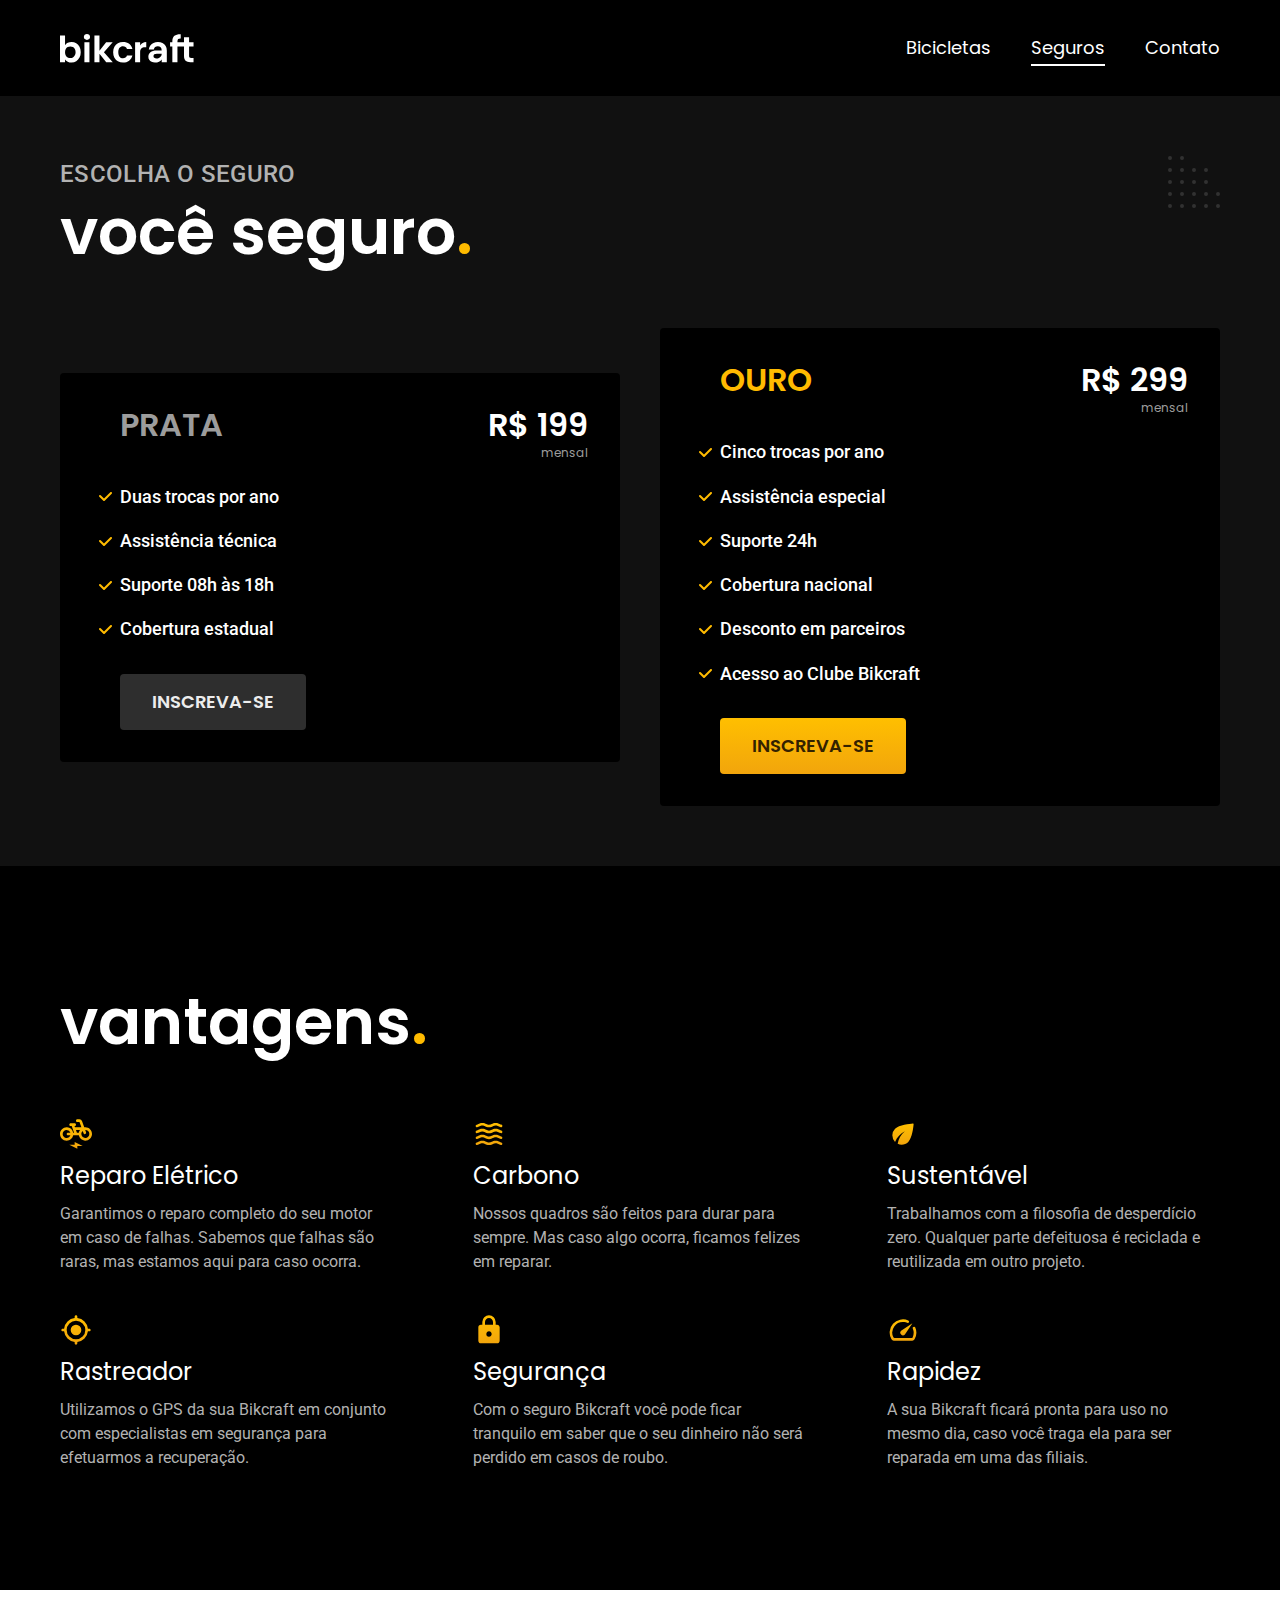
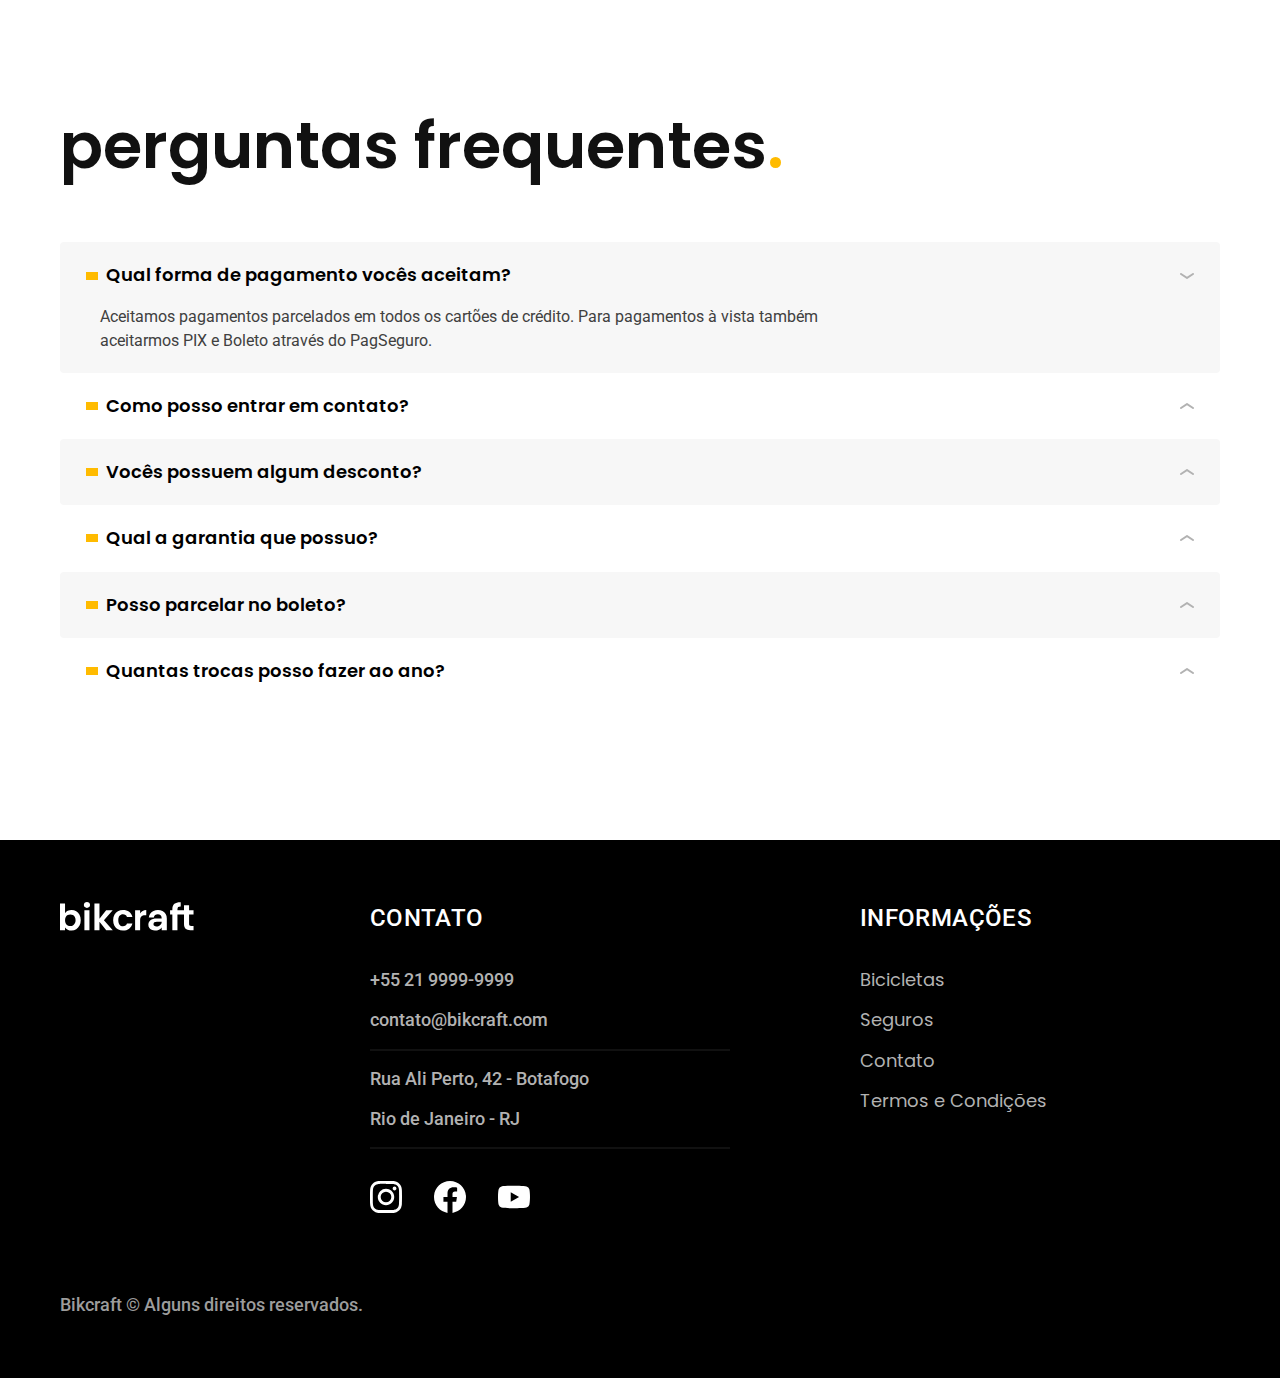
<file: seguros.html>
<!DOCTYPE html>
<html lang="pt-br">

<head>
  <meta charset="UTF-8">
  <meta name="viewport" content="width=device-width, initial-scale=1.0">

  <title>Seguros | Bikcraft</title>
  <meta name="description" content="Seguros.">
  <link rel="icon" href="./favicon.svg" type="image/svg+xml">
  <link rel="preload" href="./css/style.css" as="style">
  <link rel="stylesheet" href="./css/style.css">
  <script>document.documentElement.classList.add('js');</script>

  <link rel="preconnect" href="https://fonts.googleapis.com">
  <link rel="preconnect" href="https://fonts.gstatic.com" crossorigin>
  <link href="https://fonts.googleapis.com/css2?family=Merriweather:ital,wght@1,900&family=Poppins:wght@400;600&family=Roboto:wght@400;500&display=swap" rel="stylesheet">
</head>

<body id="seguros">
  <header class="header-bg">
    <div class="header container">
      <a href="./">
        <img src="./img/bikcraft.svg" alt="Bikcraft">
      </a>

      <nav aria-label="primaria">
        <ul class="header-menu font-1-m cor-0">
          <li><a href="./bicicletas.html">Bicicletas</a></li>
          <li><a href="./seguros.html">Seguros</a></li>
          <li><a href="./contato.html">Contato</a></li>
        </ul>
      </nav>
    </div>
  </header>

  <main class="seguros-bg">
    <div class="titulo-bg">
      <div class="titulo container">
        <p class="font-2-l-b cor-5">Escolha o seguro</p>
        <h1 class="font-1-xxl cor-0">você seguro<span class="cor-p1">.</span></h1>
      </div>
    </div>

    <div class="seguros container">

      <div class="seguros-item fadeInLeft" data-anime="200">
        <h3 class="font-1-xl cor-6">PRATA</h3>
        <span class="font-1-xl cor-0">R$ 199 <span class="font-1-xs cor-6">mensal</span></span>
        <ul class="font-2-m cor-0">
          <li>Duas trocas por ano</li>
          <li>Assistência técnica</li>
          <li>Suporte 08h às 18h</li>
          <li>Cobertura estadual</li>
        </ul>
        <a class="botao secundario" href="./orcamento.html?tipo=seguro&produto=prata">Inscreva-se</a>
      </div>

      <div class="seguros-item fadeInRight" data-anime="400">
        <h3 class="font-1-xl cor-p1">OURO</h3>
        <span class="font-1-xl cor-0">R$ 299 <span class="font-1-xs cor-6">mensal</span></span>
        <ul class="font-2-m cor-0">
          <li>Cinco trocas por ano</li>
          <li>Assistência especial</li>
          <li>Suporte 24h</li>
          <li>Cobertura nacional</li>
          <li>Desconto em parceiros</li>
          <li>Acesso ao Clube Bikcraft</li>
        </ul>
        <a class="botao" href="./orcamento.html?tipo=seguro&produto=ouro">Inscreva-se</a>
      </div>
    </div>
  </main>

  <article class="vantagens-bg">
    <div class="vantagens container">
      <h2 class="font-1-xxl cor-0">vantagens<span class="cor-p1">.</span></h2>
      <ul>
        <li>
          <img src="./img/icones/eletrica.svg" alt="">
          <h3 class="font-1-l cor-0">Reparo Elétrico</h3>
          <p class="font-2-s cor-5">Garantimos o reparo completo do seu motor em caso de falhas. Sabemos que falhas são raras, mas estamos aqui para caso ocorra.</p>
        </li>
        <li>
          <img src="./img/icones/carbono.svg" alt="">
          <h3 class="font-1-l cor-0">Carbono</h3>
          <p class="font-2-s cor-5">Nossos quadros são feitos para durar para sempre. Mas caso algo ocorra, ficamos felizes em reparar.</p>
        </li>
        <li>
          <img src="./img/icones/sustentavel.svg" alt="">
          <h3 class="font-1-l cor-0">Sustentável</h3>
          <p class="font-2-s cor-5">Trabalhamos com a filosofia de desperdício zero. Qualquer parte defeituosa é reciclada e reutilizada em outro projeto.</p>
        </li>
        <li>
          <img src="./img/icones/rastreador.svg" alt="">
          <h3 class="font-1-l cor-0">Rastreador</h3>
          <p class="font-2-s cor-5">Utilizamos o GPS da sua Bikcraft em conjunto com especialistas em segurança para efetuarmos a recuperação.</p>
        </li>
        <li>
          <img src="./img/icones/seguro.svg" alt="">
          <h3 class="font-1-l cor-0">Segurança</h3>
          <p class="font-2-s cor-5">Com o seguro Bikcraft você pode ficar tranquilo em saber que o seu dinheiro não será perdido em casos de roubo.</p>
        </li>
        <li>
          <img src="./img/icones/velocidade.svg" alt="">
          <h3 class="font-1-l cor-0">Rapidez</h3>
          <p class="font-2-s cor-5">A sua Bikcraft ficará pronta para uso no mesmo dia, caso você traga ela para ser reparada em uma das filiais.</p>
        </li>
      </ul>
    </div>
  </article>

  <article class="perguntas container">
    <h2 class="font-1-xxl">perguntas frequentes<span class="cor-p1">.</span></h2>

    <dl>
      <div>
        <dt><button class="font-1-m-b" aria-controls="pergunta1" aria-expanded="true">Qual forma de pagamento vocês aceitam?</button></dt>
        <dd id="pergunta1" class="font-2-s cor-9 ativa">Aceitamos pagamentos parcelados em todos os cartões de crédito. Para pagamentos à vista também aceitarmos PIX e Boleto através do PagSeguro.</dd>
      </div>
      <div>
        <dt><button class="font-1-m-b" aria-controls="pergunta2" aria-expanded="false">Como posso entrar em contato?</button></dt>
        <dd id="pergunta2" class="font-2-s cor-9">Aceitamos pagamentos parcelados em todos os cartões de crédito. Para pagamentos à vista também aceitarmos PIX e Boleto através do PagSeguro.</dd>
      </div>
      <div>
        <dt><button class="font-1-m-b" aria-controls="pergunta3" aria-expanded="false">Vocês possuem algum desconto?</button></dt>
        <dd id="pergunta3" class="font-2-s cor-9">Aceitamos pagamentos parcelados em todos os cartões de crédito. Para pagamentos à vista também aceitarmos PIX e Boleto através do PagSeguro.</dd>
      </div>
      <div>
        <dt><button class="font-1-m-b" aria-controls="pergunta4" aria-expanded="false">Qual a garantia que possuo?</button></dt>
        <dd id="pergunta4" class="font-2-s cor-9">Aceitamos pagamentos parcelados em todos os cartões de crédito. Para pagamentos à vista também aceitarmos PIX e Boleto através do PagSeguro.</dd>
      </div>
      <div>
        <dt><button class="font-1-m-b" aria-controls="pergunta5" aria-expanded="false">Posso parcelar no boleto?</button></dt>
        <dd id="pergunta5" class="font-2-s cor-9">Aceitamos pagamentos parcelados em todos os cartões de crédito. Para pagamentos à vista também aceitarmos PIX e Boleto através do PagSeguro.</dd>
      </div>
      <div>
        <dt><button class="font-1-m-b" aria-controls="pergunta6" aria-expanded="false">Quantas trocas posso fazer ao ano?</button></dt>
        <dd id="pergunta6" class="font-2-s cor-9">Aceitamos pagamentos parcelados em todos os cartões de crédito. Para pagamentos à vista também aceitarmos PIX e Boleto através do PagSeguro.</dd>
      </div>
    </dl>
  </article>

  <footer class="footer-bg">
    <div class="footer container">
      <img src="./img/bikcraft.svg" alt="Bikcraft">
      <div class="footer-contato">
        <h3 class="font-2-l-b cor-0">Contato</h3>
        <ul class="font-2-m cor-5">
          <li><a href="tel:+552199999999">+55 21 9999-9999</a></li>
          <li><a href="mailto:contato@bikcraft.com">contato@bikcraft.com</a></li>
          <li>Rua Ali Perto, 42 - Botafogo</li>
          <li>Rio de Janeiro - RJ</li>
        </ul>
        <div class="footer-redes">
          <a href="./">
            <img src="./img/redes/instagram.svg" alt="Instagram">
          </a>
          <a href="./">
            <img src="./img/redes/facebook.svg" alt="Facebook">
          </a>
          <a href="./">
            <img src="./img/redes/youtube.svg" alt="Youtube">
          </a>
        </div>
      </div>
      <div class="footer-informacoes">
        <h3 class="font-2-l-b cor-0">Informações</h3>
        <nav>
          <ul class="font-1-m cor-5">
            <li><a href="./bicicletas.html">Bicicletas</a></li>
            <li><a href="./seguros.html">Seguros</a></li>
            <li><a href="./contato.html">Contato</a></li>
            <li><a href="./termos.html">Termos e Condições</a></li>
          </ul>
        </nav>
      </div>
      <p class="footer-copy font-2-m cor-6">Bikcraft © Alguns direitos reservados.</p>
    </div>
  </footer>

  <script src="./js/plugins/simple-anime.js"></script>
  <script src="./js/script.js"></script>
</body>

</html>
</file>
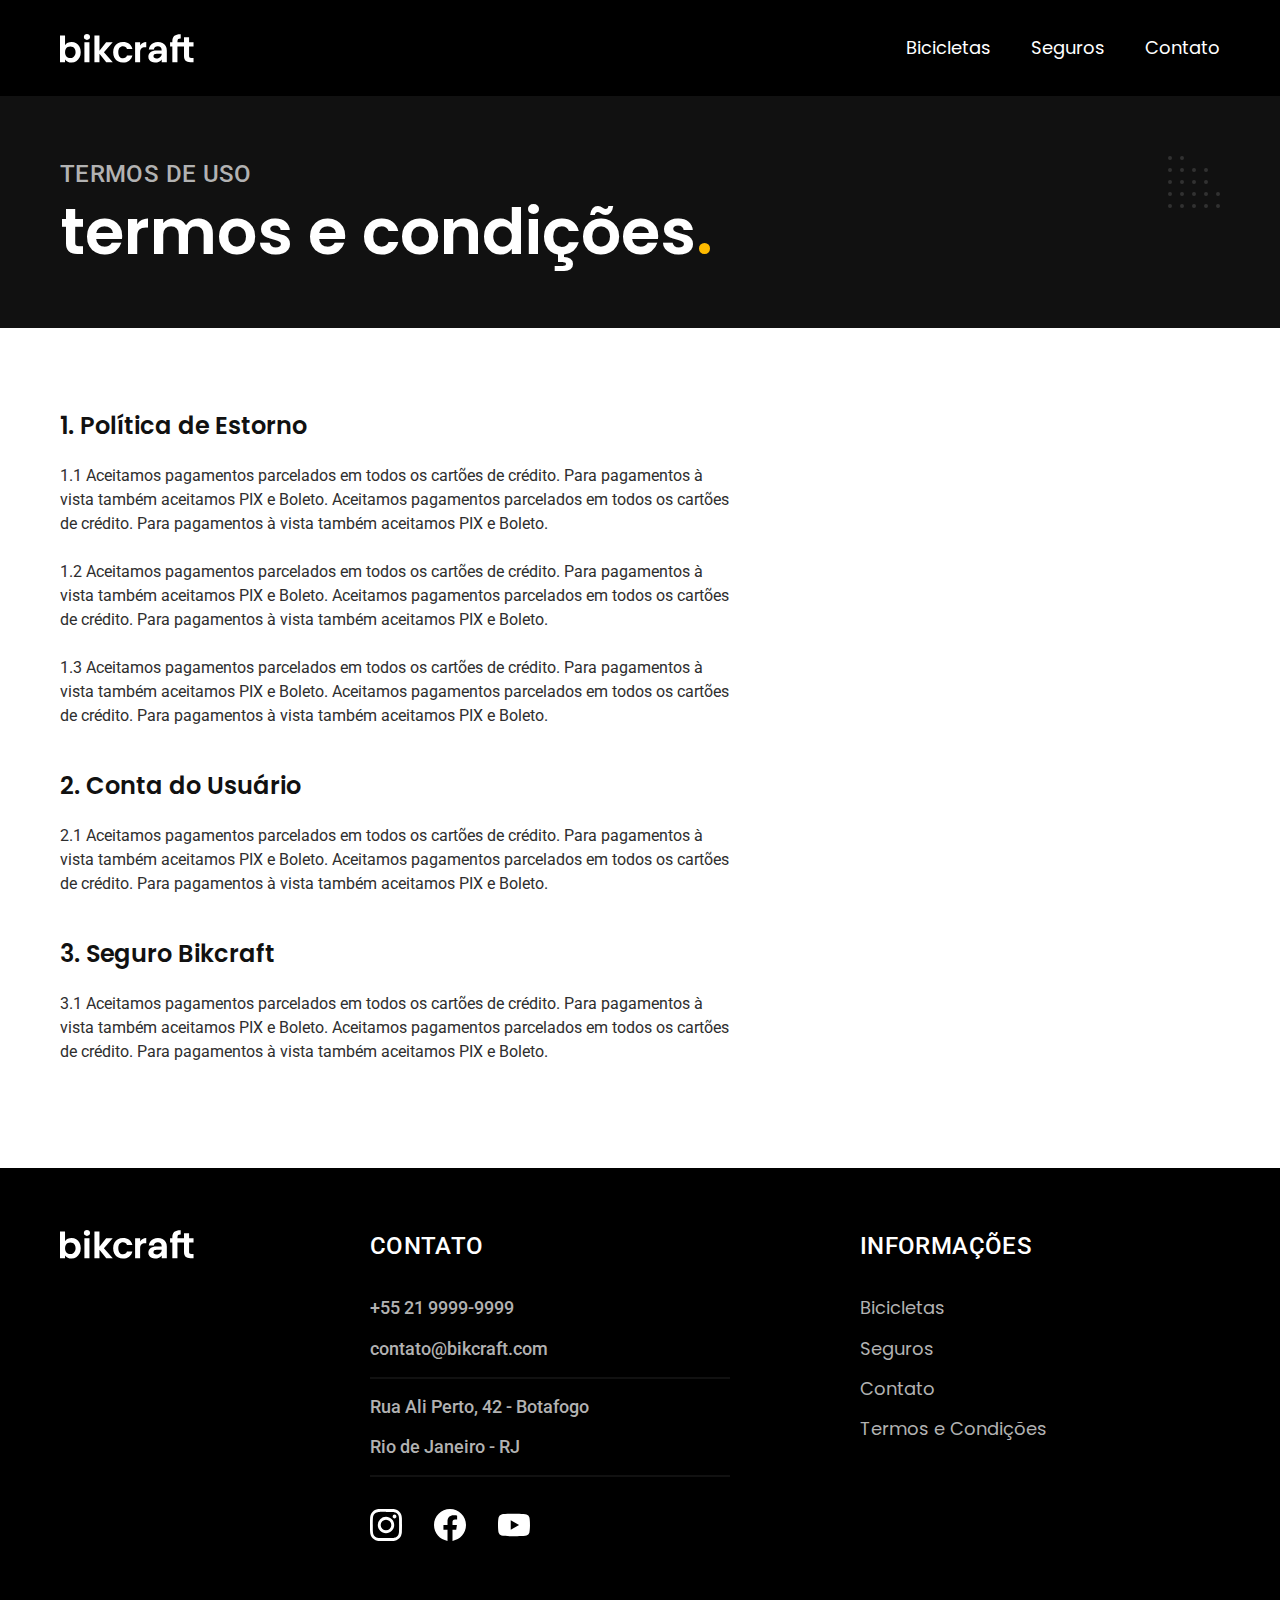
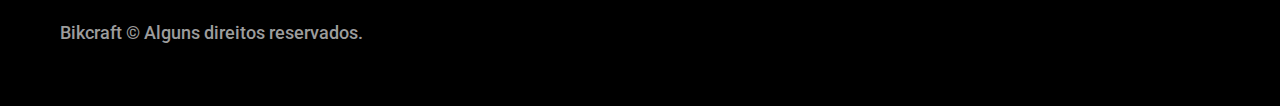
<file: termos.html>
<!DOCTYPE html>
<html lang="pt-br">

<head>
  <meta charset="UTF-8">
  <meta name="viewport" content="width=device-width, initial-scale=1.0">

  <title>Termos e Condições | Bikcraft</title>
  <meta name="description" content="Termos e condições.">
  <link rel="icon" href="./favicon.svg" type="image/svg+xml">
  <link rel="preload" href="./css/style.css" as="style">
  <link rel="stylesheet" href="./css/style.css">
  <script>document.documentElement.classList.add('js');</script>

  <link rel="preconnect" href="https://fonts.googleapis.com">
  <link rel="preconnect" href="https://fonts.gstatic.com" crossorigin>
  <link href="https://fonts.googleapis.com/css2?family=Merriweather:ital,wght@1,900&family=Poppins:wght@400;600&family=Roboto:wght@400;500&display=swap" rel="stylesheet">
</head>

<body id="termos">
  <header class="header-bg">
    <div class="header container">
      <a href="./">
        <img src="./img/bikcraft.svg" alt="Bikcraft">
      </a>

      <nav aria-label="primaria">
        <ul class="header-menu font-1-m cor-0">
          <li><a href="./bicicletas.html">Bicicletas</a></li>
          <li><a href="./seguros.html">Seguros</a></li>
          <li><a href="./contato.html">Contato</a></li>
        </ul>
      </nav>
    </div>
  </header>

  <main>
    <div class="titulo-bg">
      <div class="titulo container">
        <p class="font-2-l-b cor-5">Termos de uso</p>
        <h1 class="font-1-xxl cor-0">termos e condições<span class="cor-p1">.</span></h1>
      </div>
    </div>

    <div class="termos font-2-s cor-10 container">
      <h2 class="font-1-l cor-11">1. Política de Estorno</h2>
      <p>1.1 Aceitamos pagamentos parcelados em todos os cartões de crédito. Para pagamentos à vista também aceitamos PIX e Boleto. Aceitamos pagamentos parcelados em todos os cartões de crédito. Para pagamentos à vista também aceitamos PIX e Boleto.</p>
      <p>1.2 Aceitamos pagamentos parcelados em todos os cartões de crédito. Para pagamentos à vista também aceitamos PIX e Boleto. Aceitamos pagamentos parcelados em todos os cartões de crédito. Para pagamentos à vista também aceitamos PIX e Boleto.</p>
      <p>1.3 Aceitamos pagamentos parcelados em todos os cartões de crédito. Para pagamentos à vista também aceitamos PIX e Boleto. Aceitamos pagamentos parcelados em todos os cartões de crédito. Para pagamentos à vista também aceitamos PIX e Boleto.</p>
      <h2 class="font-1-l cor-11">2. Conta do Usuário</h2>
      <p>2.1 Aceitamos pagamentos parcelados em todos os cartões de crédito. Para pagamentos à vista também aceitamos PIX e Boleto. Aceitamos pagamentos parcelados em todos os cartões de crédito. Para pagamentos à vista também aceitamos PIX e Boleto.</p>
      <h2 class="font-1-l cor-11">3. Seguro Bikcraft</h2>
      <p>3.1 Aceitamos pagamentos parcelados em todos os cartões de crédito. Para pagamentos à vista também aceitamos PIX e Boleto. Aceitamos pagamentos parcelados em todos os cartões de crédito. Para pagamentos à vista também aceitamos PIX e Boleto.</p>
    </div>
  </main>

  <footer class="footer-bg">
    <div class="footer container">
      <img src="./img/bikcraft.svg" alt="Bikcraft">
      <div class="footer-contato">
        <h3 class="font-2-l-b cor-0">Contato</h3>
        <ul class="font-2-m cor-5">
          <li><a href="tel:+552199999999">+55 21 9999-9999</a></li>
          <li><a href="mailto:contato@bikcraft.com">contato@bikcraft.com</a></li>
          <li>Rua Ali Perto, 42 - Botafogo</li>
          <li>Rio de Janeiro - RJ</li>
        </ul>
        <div class="footer-redes">
          <a href="./">
            <img src="./img/redes/instagram.svg" alt="Instagram">
          </a>
          <a href="./">
            <img src="./img/redes/facebook.svg" alt="Facebook">
          </a>
          <a href="./">
            <img src="./img/redes/youtube.svg" alt="Youtube">
          </a>
        </div>
      </div>
      <div class="footer-informacoes">
        <h3 class="font-2-l-b cor-0">Informações</h3>
        <nav>
          <ul class="font-1-m cor-5">
            <li><a href="./bicicletas.html">Bicicletas</a></li>
            <li><a href="./seguros.html">Seguros</a></li>
            <li><a href="./contato.html">Contato</a></li>
            <li><a href="./termos.html">Termos e Condições</a></li>
          </ul>
        </nav>
      </div>
      <p class="footer-copy font-2-m cor-6">Bikcraft © Alguns direitos reservados.</p>
    </div>
  </footer>
  <script src="./js/script.js"></script>
</body>

</html>
</file>
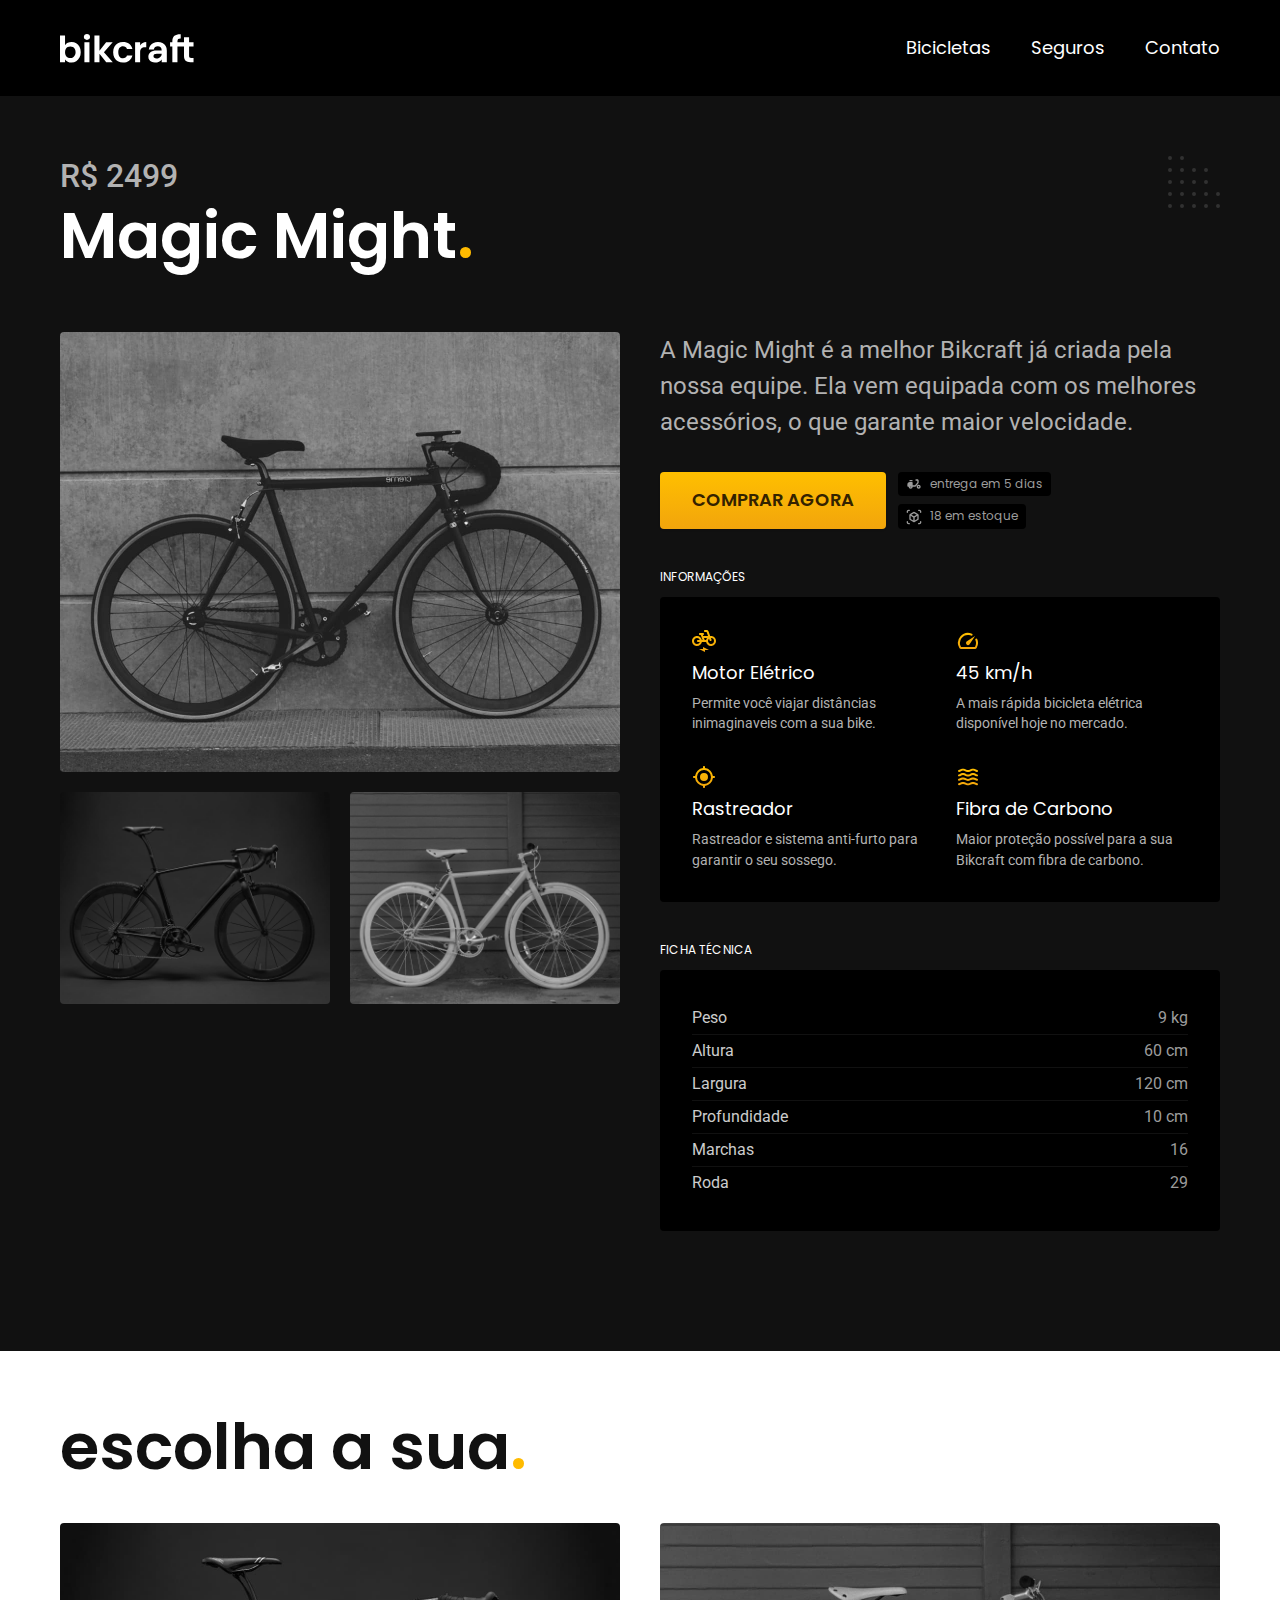
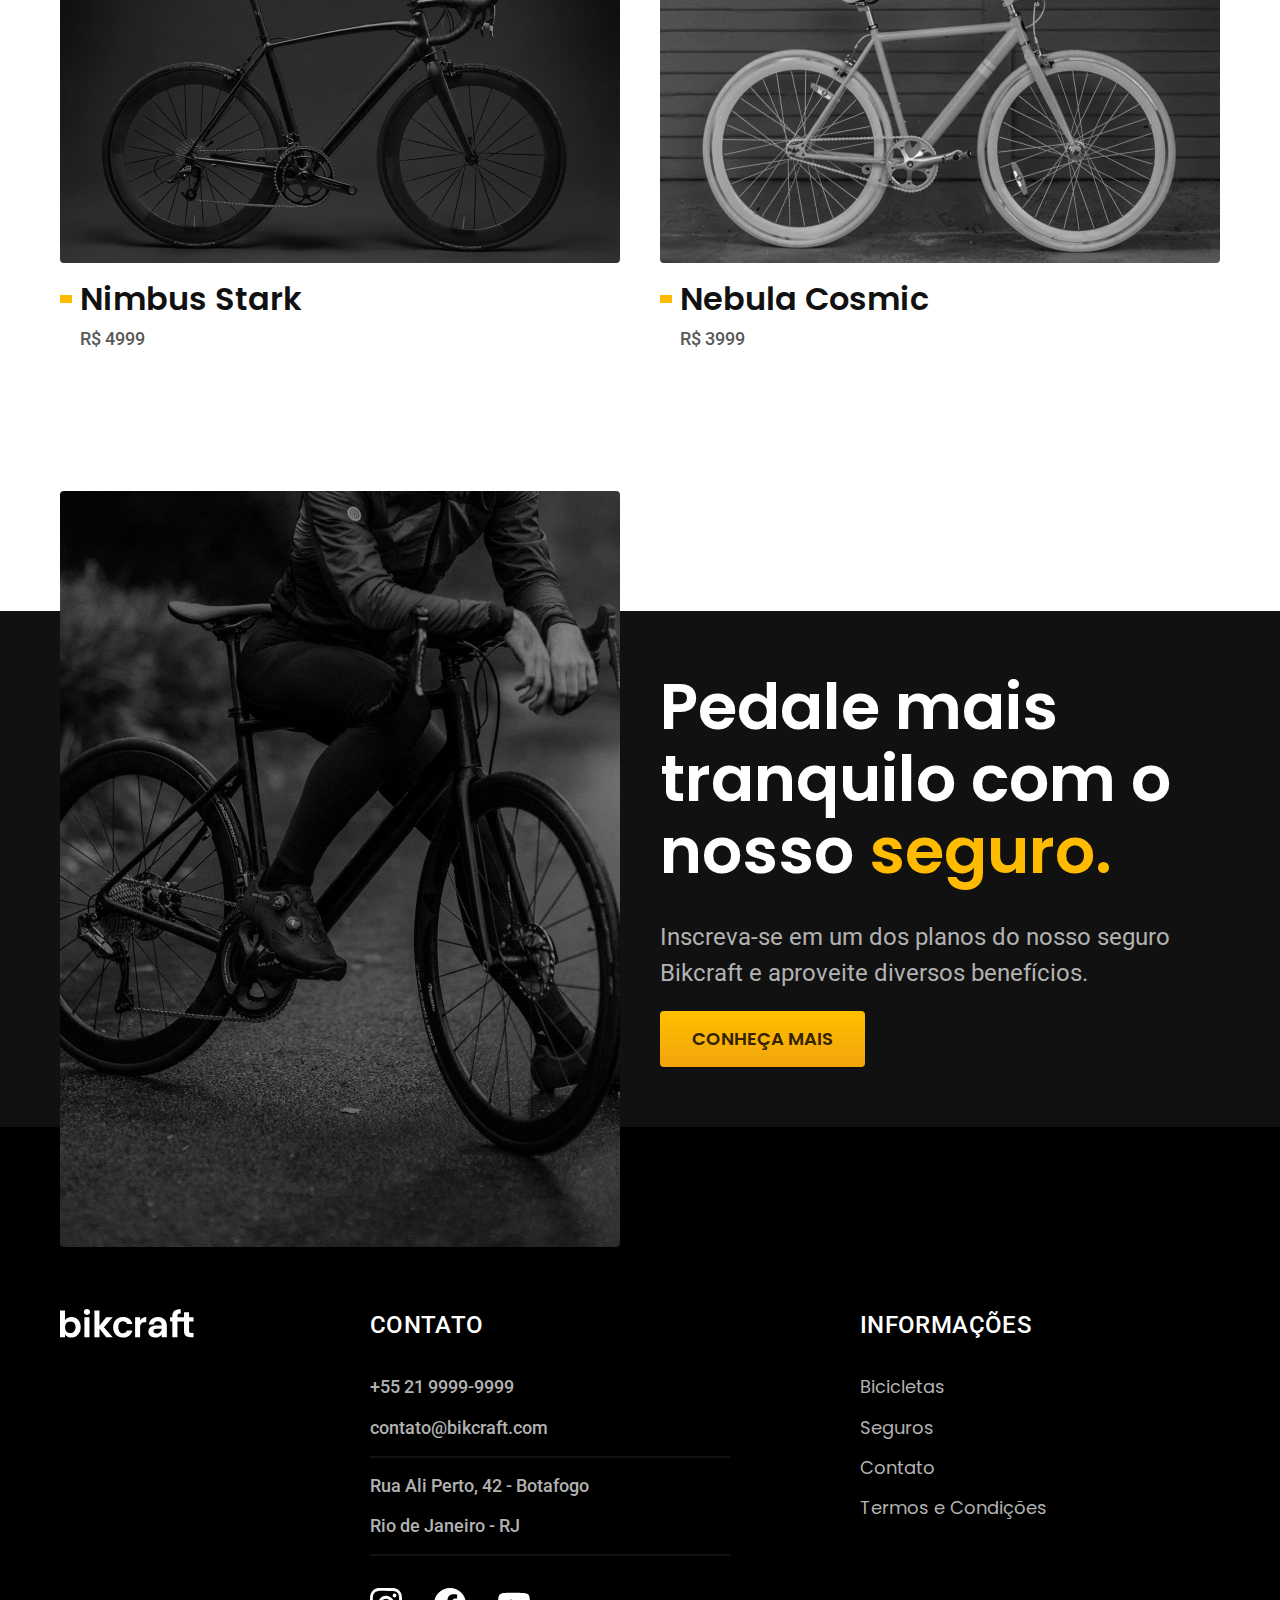
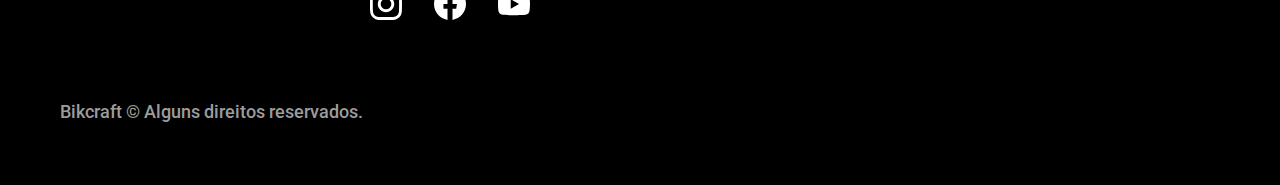
<file: bicicletas/magic.html>
<!DOCTYPE html>
<html lang="pt-br">

<head>
  <meta charset="UTF-8">
  <meta name="viewport" content="width=device-width, initial-scale=1.0">

  <title>Magic | Bikcraft</title>
  <meta name="description" content="Magic.">
  <link rel="icon" href="../favicon.svg" type="image/svg+xml">
  <link rel="preload" href="../css/style.css" as="style">
  <link rel="stylesheet" href="../css/style.css">
  <script>document.documentElement.classList.add('js');</script>

  <link rel="preconnect" href="https://fonts.googleapis.com">
  <link rel="preconnect" href="https://fonts.gstatic.com" crossorigin>
  <link href="https://fonts.googleapis.com/css2?family=Merriweather:ital,wght@1,900&family=Poppins:wght@400;600&family=Roboto:wght@400;500&display=swap" rel="stylesheet">
</head>

<body id="bicicleta">
  <header class="header-bg">
    <div class="header container">
      <a href="../">
        <img src="../img/bikcraft.svg" alt="Bikcraft">
      </a>

      <nav aria-label="primaria">
        <ul class="header-menu font-1-m cor-0">
          <li><a href="../bicicletas.html">Bicicletas</a></li>
          <li><a href="../seguros.html">Seguros</a></li>
          <li><a href="../contato.html">Contato</a></li>
        </ul>
      </nav>
    </div>
  </header>

  <main class="titulo-bg">
    <div>
      <div class="titulo container">
        <p class="font-2-xl cor-5">R$ 2499</p>
        <h1 class="font-1-xxl cor-0">Magic Might<span class="cor-p1">.</span></h1>
      </div>
    </div>
    <div class="bicicleta container">
      <div class="bicicleta-imagens">
        <img src="../img/bicicleta/nimbus2.jpg" alt="Bicicleta 1">
        <img src="../img/bicicleta/nimbus1.jpg" alt="Bicicleta 2">
        <img src="../img/bicicleta/nimbus3.jpg" alt="Bicicleta 3">
      </div>
      <div class="bicicleta-conteudo">
        <p class="font-2-l cor-5">A Magic Might é a melhor Bikcraft já criada pela nossa equipe. Ela vem equipada com os melhores acessórios, o que garante maior velocidade.</p>
        <div class="bicicleta-comprar">
          <a class="botao" href="../orcamento.html?tipo=bikcraft&produto=magic">Comprar Agora</a>
          <span class="font-1-xs cor-6"><img src="../img/icones/entrega.svg" alt=""> entrega em 5 dias</span>
          <span class="font-1-xs cor-6"><img src="../img/icones/estoque.svg" alt=""> 18 em estoque</span>
        </div>

        <h2 class="font-1-xs cor-0">Informações</h2>
        <ul class="bicicleta-informacoes">
          <li>
            <img src="../img/icones/eletrica.svg" alt="">
            <h3 class="font-1-m cor-0">Motor Elétrico</h3>
            <p class="font-2-xs cor-5">Permite você viajar distâncias inimaginaveis com a sua bike.</p>
          </li>
          <li>
            <img src="../img/icones/velocidade.svg" alt="">
            <h3 class="font-1-m cor-0">45 km/h</h3>
            <p class="font-2-xs cor-5">A mais rápida bicicleta elétrica disponível hoje no mercado.</p>
          </li>
          <li>
            <img src="../img/icones/rastreador.svg" alt="">
            <h3 class="font-1-m cor-0">Rastreador</h3>
            <p class="font-2-xs cor-5">Rastreador e sistema anti-furto para garantir o seu sossego.</p>
          </li>
          <li>
            <img src="../img/icones/carbono.svg" alt="">
            <h3 class="font-1-m cor-0">Fibra de Carbono</h3>
            <p class="font-2-xs cor-5">Maior proteção possível para a sua Bikcraft com fibra de carbono.</p>
          </li>
        </ul>
        <h2 class="font-1-xs cor-0">Ficha Técnica</h2>
        <ul class="bicicleta-ficha font-2-s cor-4">
          <li>Peso <span>9 kg</span></li>
          <li>Altura <span>60 cm</span></li>
          <li>Largura <span>120 cm</span></li>
          <li>Profundidade <span>10 cm</span></li>
          <li>Marchas <span>16</span></li>
          <li>Roda <span>29</span></li>
        </ul>
      </div>
    </div>
  </main>

  <article class="bicicletas-lista container">
    <h2 class="font-1-xxl">escolha a sua<span class="cor-p1">.</span></h2>

    <ul>
      <li>
        <a href="./nimbus.html">
          <img src="../img/bicicletas/nimbus.jpg" alt="Bicicleta preta">
          <h3 class="font-1-xl">Nimbus Stark</h3>
          <span class="font-2-m cor-8">R$ 4999</span>
        </a>
      </li>
      <li>
        <a href="./nebula.html">
          <img src="../img/bicicletas/nebula.jpg" alt="Bicicleta preta">
          <h3 class="font-1-xl">Nebula Cosmic</h3>
          <span class="font-2-m cor-8">R$ 3999</span>
        </a>
      </li>
    </ul>
  </article>

  <article class="seguro-bg">
    <div class="seguro container">
      <div class="seguro-imagem">
        <img src="../img/fotos/seguros.jpg" alt="Pessoa parada em cima de uma bicicleta.">
      </div>
      <div class="seguro-conteudo">
        <h2 class="font-1-xxl cor-0">Pedale mais tranquilo com o nosso <span class="cor-p1">seguro.</span></h2>
        <p class="font-2-l cor-5">Inscreva-se em um dos planos do nosso seguro Bikcraft e aproveite diversos benefícios.</p>
        <a class="botao" href="../seguros.html">Conheça Mais</a>
      </div>
    </div>
  </article>

  <footer class="footer-bg">
    <div class="footer container">
      <img src="../img/bikcraft.svg" alt="Bikcraft">
      <div class="footer-contato">
        <h3 class="font-2-l-b cor-0">Contato</h3>
        <ul class="font-2-m cor-5">
          <li><a href="tel:+552199999999">+55 21 9999-9999</a></li>
          <li><a href="mailto:contato@bikcraft.com">contato@bikcraft.com</a></li>
          <li>Rua Ali Perto, 42 - Botafogo</li>
          <li>Rio de Janeiro - RJ</li>
        </ul>
        <div class="footer-redes">
          <a href="../">
            <img src="../img/redes/instagram.svg" alt="Instagram">
          </a>
          <a href="../">
            <img src="../img/redes/facebook.svg" alt="Facebook">
          </a>
          <a href="../">
            <img src="../img/redes/youtube.svg" alt="Youtube">
          </a>
        </div>
      </div>
      <div class="footer-informacoes">
        <h3 class="font-2-l-b cor-0">Informações</h3>
        <nav>
          <ul class="font-1-m cor-5">
            <li><a href="../bicicletas.html">Bicicletas</a></li>
            <li><a href="../seguros.html">Seguros</a></li>
            <li><a href="../contato.html">Contato</a></li>
            <li><a href="../termos.html">Termos e Condições</a></li>
          </ul>
        </nav>
      </div>
      <p class="footer-copy font-2-m cor-6">Bikcraft © Alguns direitos reservados.</p>
    </div>
  </footer>
  <script src="../js/script.js"></script>
</body>

</html>
</file>
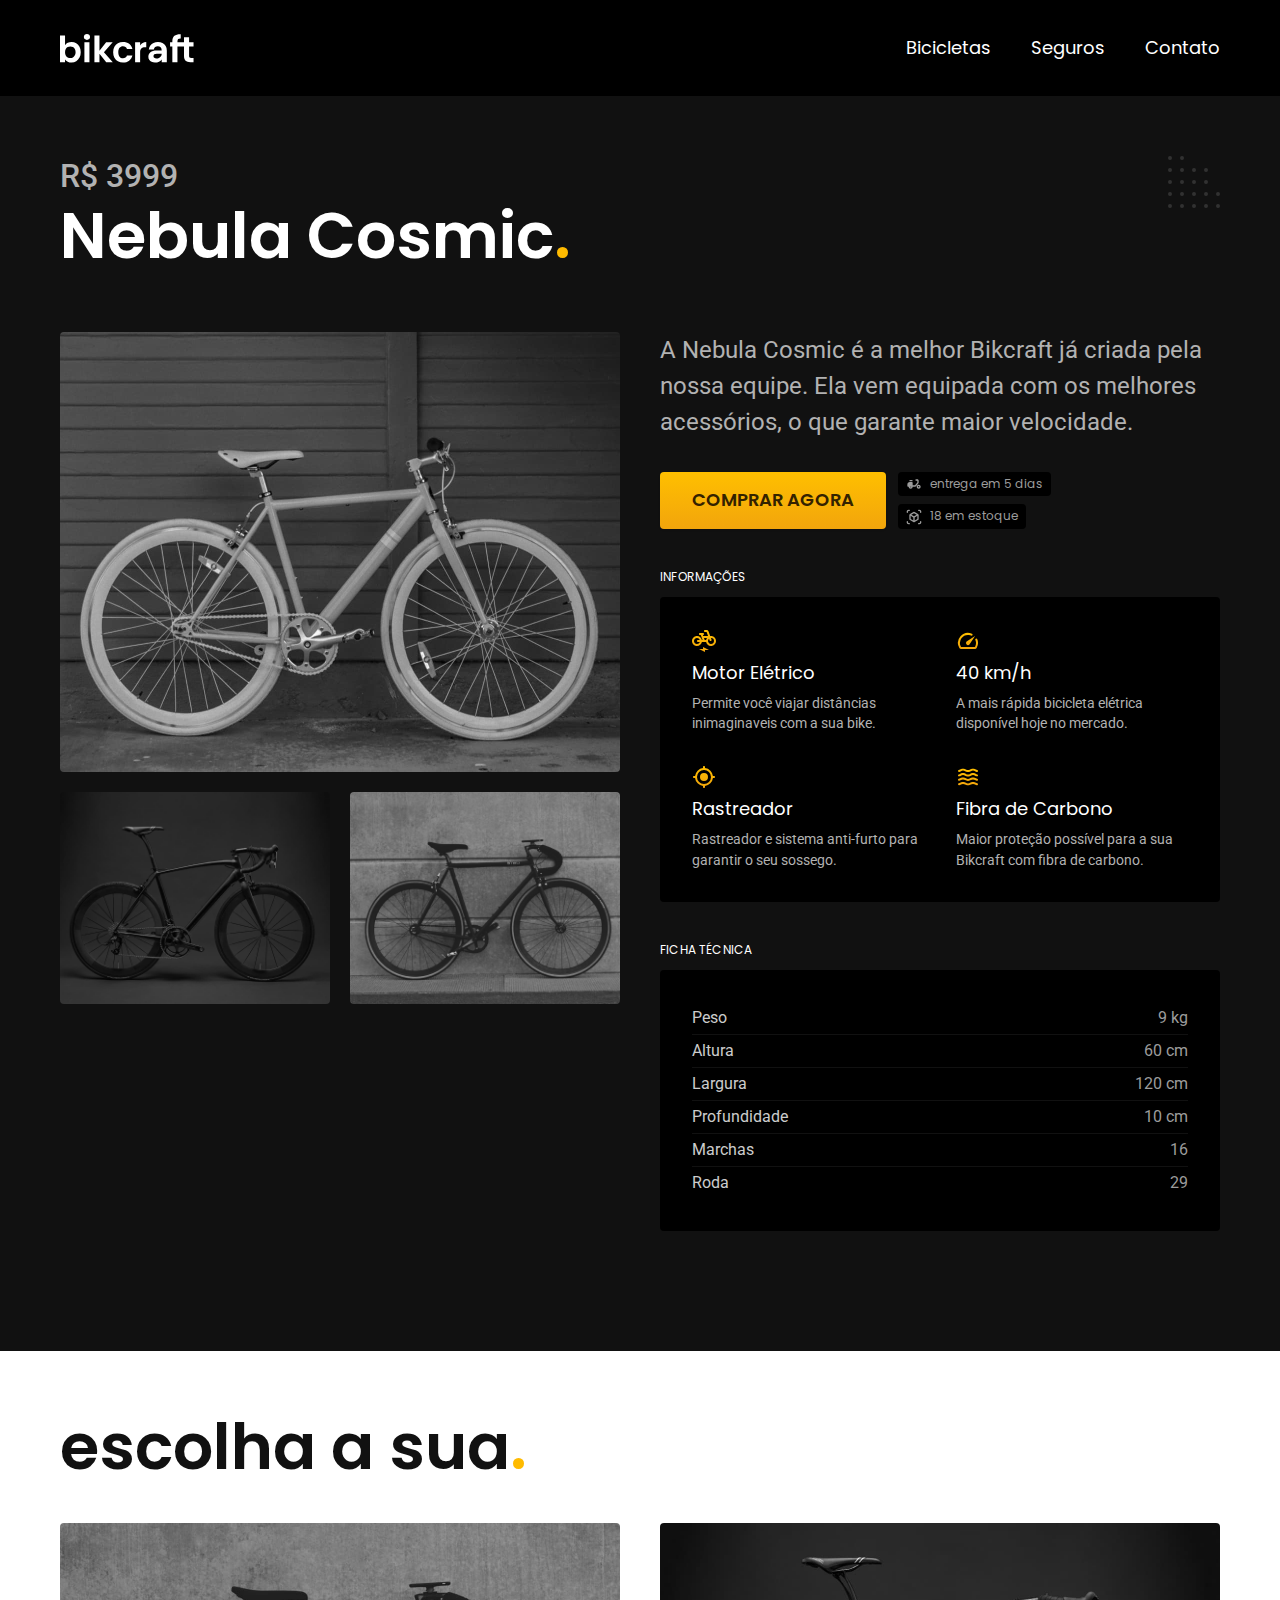
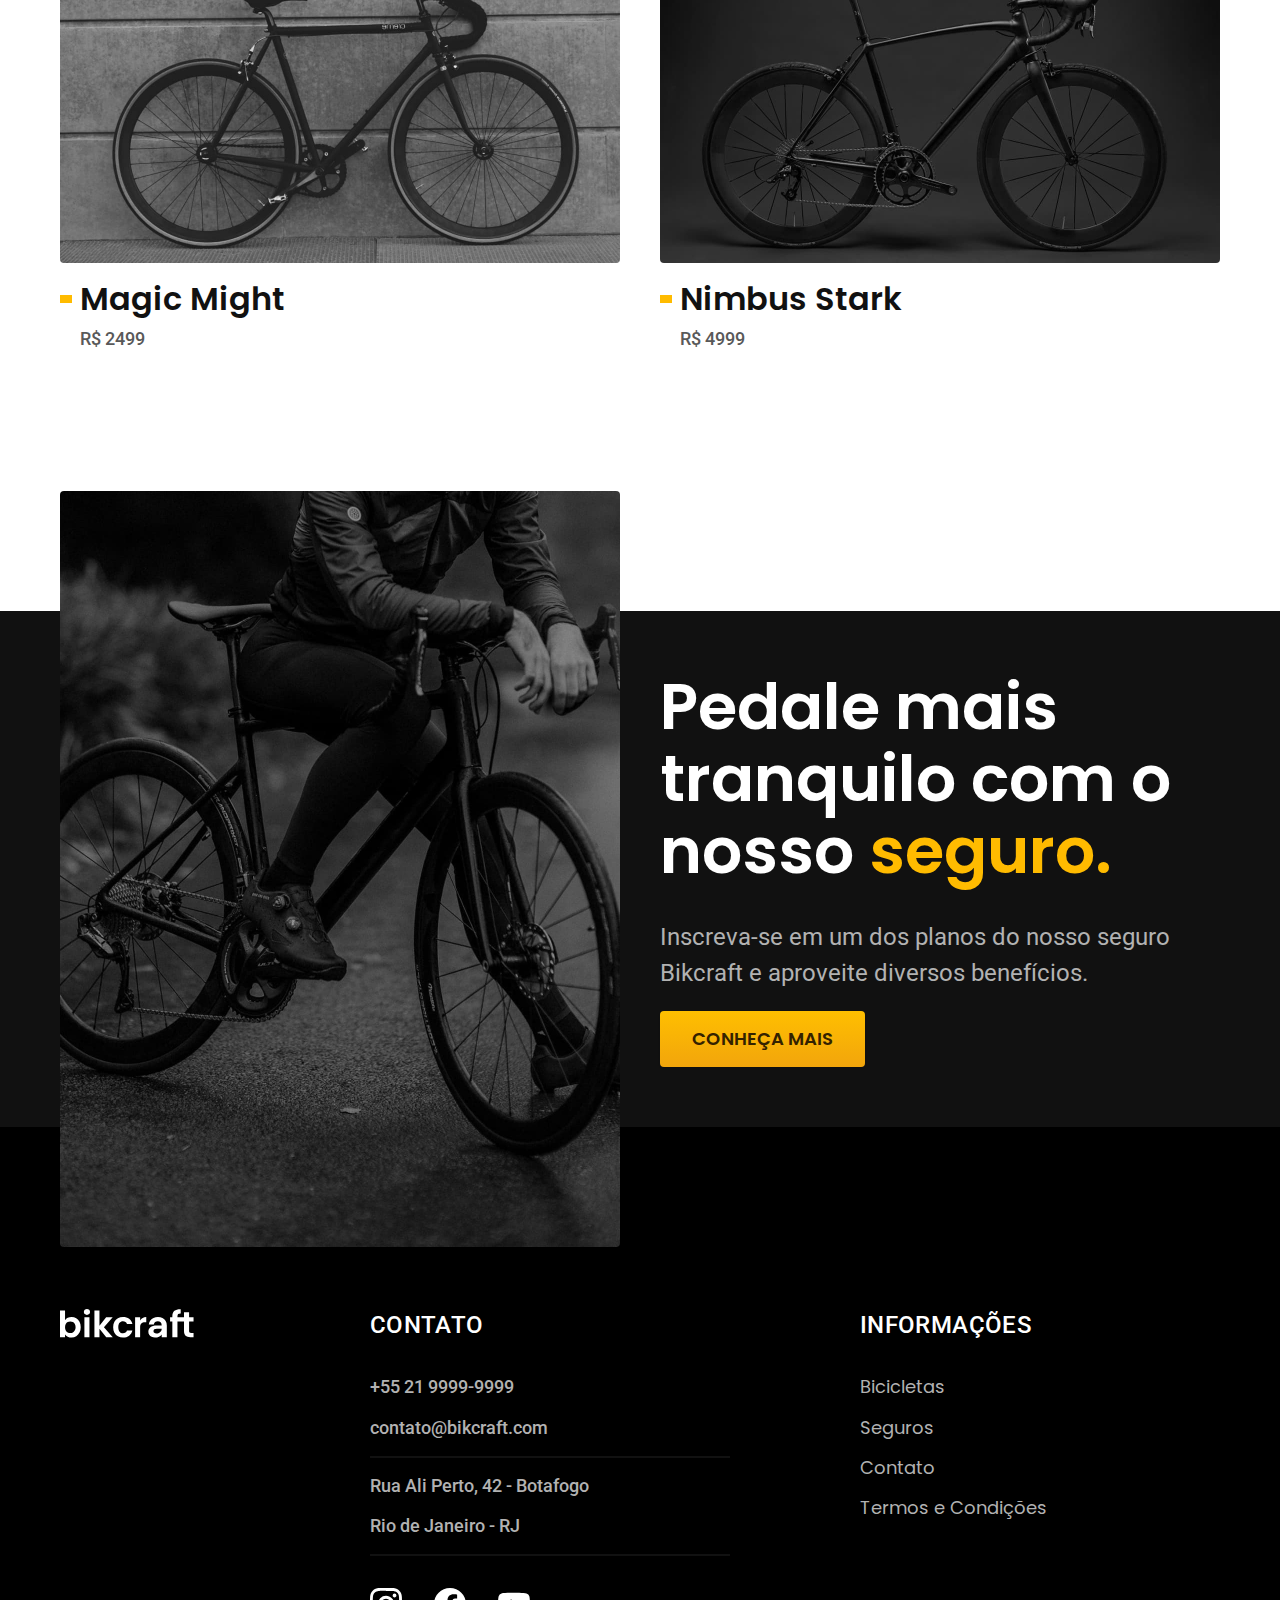
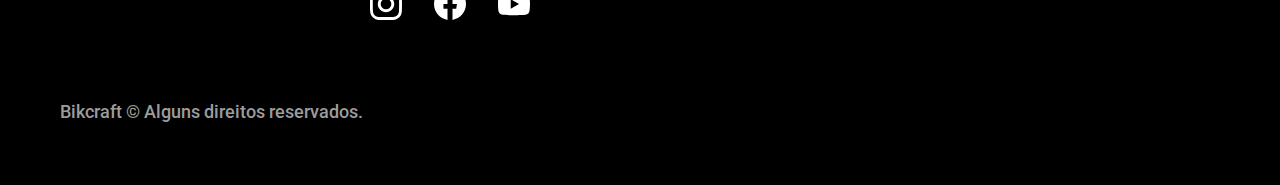
<file: bicicletas/nebula.html>
<!DOCTYPE html>
<html lang="pt-br">

<head>
  <meta charset="UTF-8">
  <meta name="viewport" content="width=device-width, initial-scale=1.0">

  <title>Nebula | Bikcraft</title>
  <meta name="description" content="Nebula.">
  <link rel="icon" href="../favicon.svg" type="image/svg+xml">
  <link rel="preload" href="../css/style.css" as="style">
  <link rel="stylesheet" href="../css/style.css">
  <script>document.documentElement.classList.add('js');</script>

  <link rel="preconnect" href="https://fonts.googleapis.com">
  <link rel="preconnect" href="https://fonts.gstatic.com" crossorigin>
  <link href="https://fonts.googleapis.com/css2?family=Merriweather:ital,wght@1,900&family=Poppins:wght@400;600&family=Roboto:wght@400;500&display=swap" rel="stylesheet">
</head>

<body id="bicicleta">
  <header class="header-bg">
    <div class="header container">
      <a href="../">
        <img src="../img/bikcraft.svg" alt="Bikcraft">
      </a>

      <nav aria-label="primaria">
        <ul class="header-menu font-1-m cor-0">
          <li><a href="../bicicletas.html">Bicicletas</a></li>
          <li><a href="../seguros.html">Seguros</a></li>
          <li><a href="../contato.html">Contato</a></li>
        </ul>
      </nav>
    </div>
  </header>

  <main class="titulo-bg">
    <div>
      <div class="titulo container">
        <p class="font-2-xl cor-5">R$ 3999</p>
        <h1 class="font-1-xxl cor-0">Nebula Cosmic<span class="cor-p1">.</span></h1>
      </div>
    </div>
    <div class="bicicleta container">
      <div class="bicicleta-imagens">
        <img src="../img/bicicleta/nimbus3.jpg" alt="Bicicleta 1">
        <img src="../img/bicicleta/nimbus1.jpg" alt="Bicicleta 2">
        <img src="../img/bicicleta/nimbus2.jpg" alt="Bicicleta 3">
      </div>
      <div class="bicicleta-conteudo">
        <p class="font-2-l cor-5">A Nebula Cosmic é a melhor Bikcraft já criada pela nossa equipe. Ela vem equipada com os melhores acessórios, o que garante maior velocidade.</p>
        <div class="bicicleta-comprar">
          <a class="botao" href="../orcamento.html?tipo=bikcraft&produto=nebula">Comprar Agora</a>
          <span class="font-1-xs cor-6"><img src="../img/icones/entrega.svg" alt=""> entrega em 5 dias</span>
          <span class="font-1-xs cor-6"><img src="../img/icones/estoque.svg" alt=""> 18 em estoque</span>
        </div>

        <h2 class="font-1-xs cor-0">Informações</h2>
        <ul class="bicicleta-informacoes">
          <li>
            <img src="../img/icones/eletrica.svg" alt="">
            <h3 class="font-1-m cor-0">Motor Elétrico</h3>
            <p class="font-2-xs cor-5">Permite você viajar distâncias inimaginaveis com a sua bike.</p>
          </li>
          <li>
            <img src="../img/icones/velocidade.svg" alt="">
            <h3 class="font-1-m cor-0">40 km/h</h3>
            <p class="font-2-xs cor-5">A mais rápida bicicleta elétrica disponível hoje no mercado.</p>
          </li>
          <li>
            <img src="../img/icones/rastreador.svg" alt="">
            <h3 class="font-1-m cor-0">Rastreador</h3>
            <p class="font-2-xs cor-5">Rastreador e sistema anti-furto para garantir o seu sossego.</p>
          </li>
          <li>
            <img src="../img/icones/carbono.svg" alt="">
            <h3 class="font-1-m cor-0">Fibra de Carbono</h3>
            <p class="font-2-xs cor-5">Maior proteção possível para a sua Bikcraft com fibra de carbono.</p>
          </li>
        </ul>
        <h2 class="font-1-xs cor-0">Ficha Técnica</h2>
        <ul class="bicicleta-ficha font-2-s cor-4">
          <li>Peso <span>9 kg</span></li>
          <li>Altura <span>60 cm</span></li>
          <li>Largura <span>120 cm</span></li>
          <li>Profundidade <span>10 cm</span></li>
          <li>Marchas <span>16</span></li>
          <li>Roda <span>29</span></li>
        </ul>
      </div>
    </div>
  </main>

  <article class="bicicletas-lista container">
    <h2 class="font-1-xxl">escolha a sua<span class="cor-p1">.</span></h2>

    <ul>
      <li>
        <a href="./magic.html">
          <img src="../img/bicicletas/magic.jpg" alt="Bicicleta preta">
          <h3 class="font-1-xl">Magic Might</h3>
          <span class="font-2-m cor-8">R$ 2499</span>
        </a>
      </li>
      <li>
        <a href="./nimbus.html">
          <img src="../img/bicicletas/nimbus.jpg" alt="Bicicleta preta">
          <h3 class="font-1-xl">Nimbus Stark</h3>
          <span class="font-2-m cor-8">R$ 4999</span>
        </a>
      </li>
    </ul>
  </article>

  <article class="seguro-bg">
    <div class="seguro container">
      <div class="seguro-imagem">
        <img src="../img/fotos/seguros.jpg" alt="Pessoa parada em cima de uma bicicleta.">
      </div>
      <div class="seguro-conteudo">
        <h2 class="font-1-xxl cor-0">Pedale mais tranquilo com o nosso <span class="cor-p1">seguro.</span></h2>
        <p class="font-2-l cor-5">Inscreva-se em um dos planos do nosso seguro Bikcraft e aproveite diversos benefícios.</p>
        <a class="botao" href="../seguros.html">Conheça Mais</a>
      </div>
    </div>
  </article>

  <footer class="footer-bg">
    <div class="footer container">
      <img src="../img/bikcraft.svg" alt="Bikcraft">
      <div class="footer-contato">
        <h3 class="font-2-l-b cor-0">Contato</h3>
        <ul class="font-2-m cor-5">
          <li><a href="tel:+552199999999">+55 21 9999-9999</a></li>
          <li><a href="mailto:contato@bikcraft.com">contato@bikcraft.com</a></li>
          <li>Rua Ali Perto, 42 - Botafogo</li>
          <li>Rio de Janeiro - RJ</li>
        </ul>
        <div class="footer-redes">
          <a href="../">
            <img src="../img/redes/instagram.svg" alt="Instagram">
          </a>
          <a href="../">
            <img src="../img/redes/facebook.svg" alt="Facebook">
          </a>
          <a href="../">
            <img src="../img/redes/youtube.svg" alt="Youtube">
          </a>
        </div>
      </div>
      <div class="footer-informacoes">
        <h3 class="font-2-l-b cor-0">Informações</h3>
        <nav>
          <ul class="font-1-m cor-5">
            <li><a href="../bicicletas.html">Bicicletas</a></li>
            <li><a href="../seguros.html">Seguros</a></li>
            <li><a href="../contato.html">Contato</a></li>
            <li><a href="../termos.html">Termos e Condições</a></li>
          </ul>
        </nav>
      </div>
      <p class="footer-copy font-2-m cor-6">Bikcraft © Alguns direitos reservados.</p>
    </div>
  </footer>
  <script src="../js/script.js"></script>
</body>

</html>
</file>
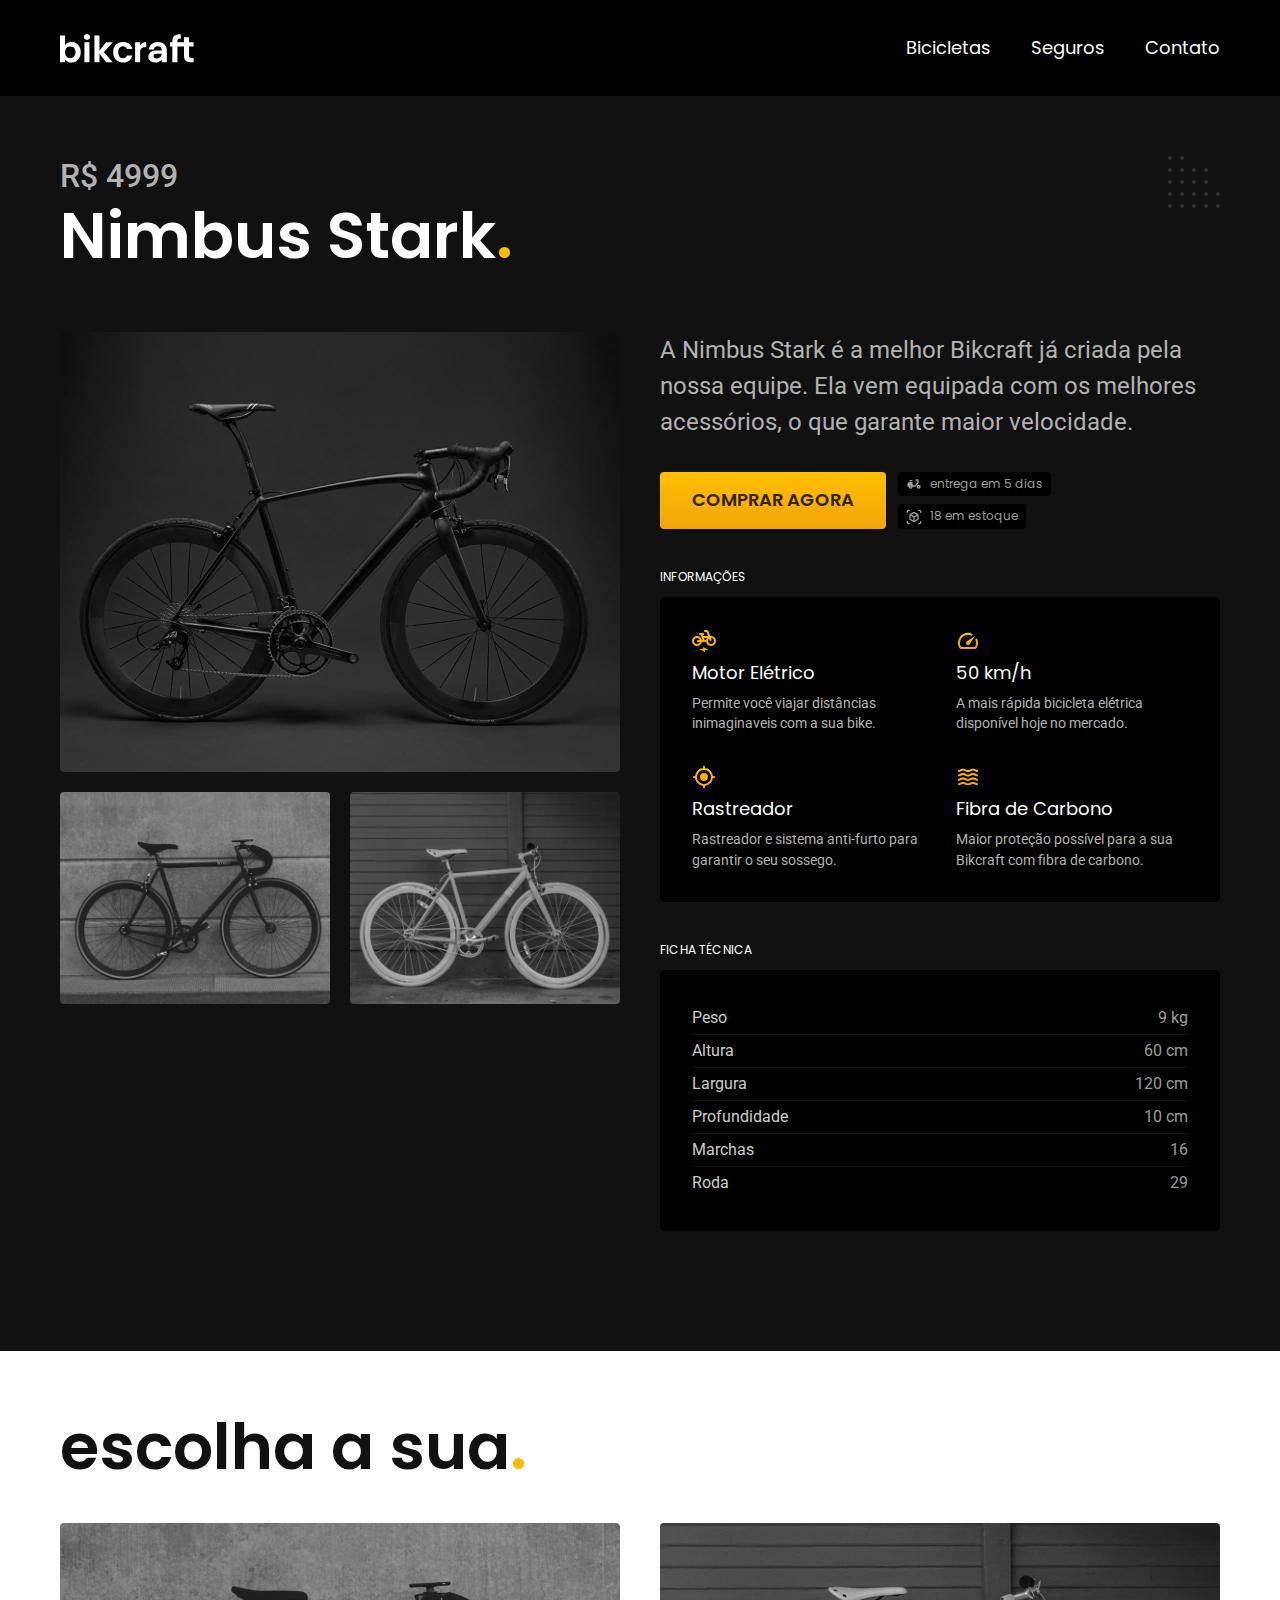
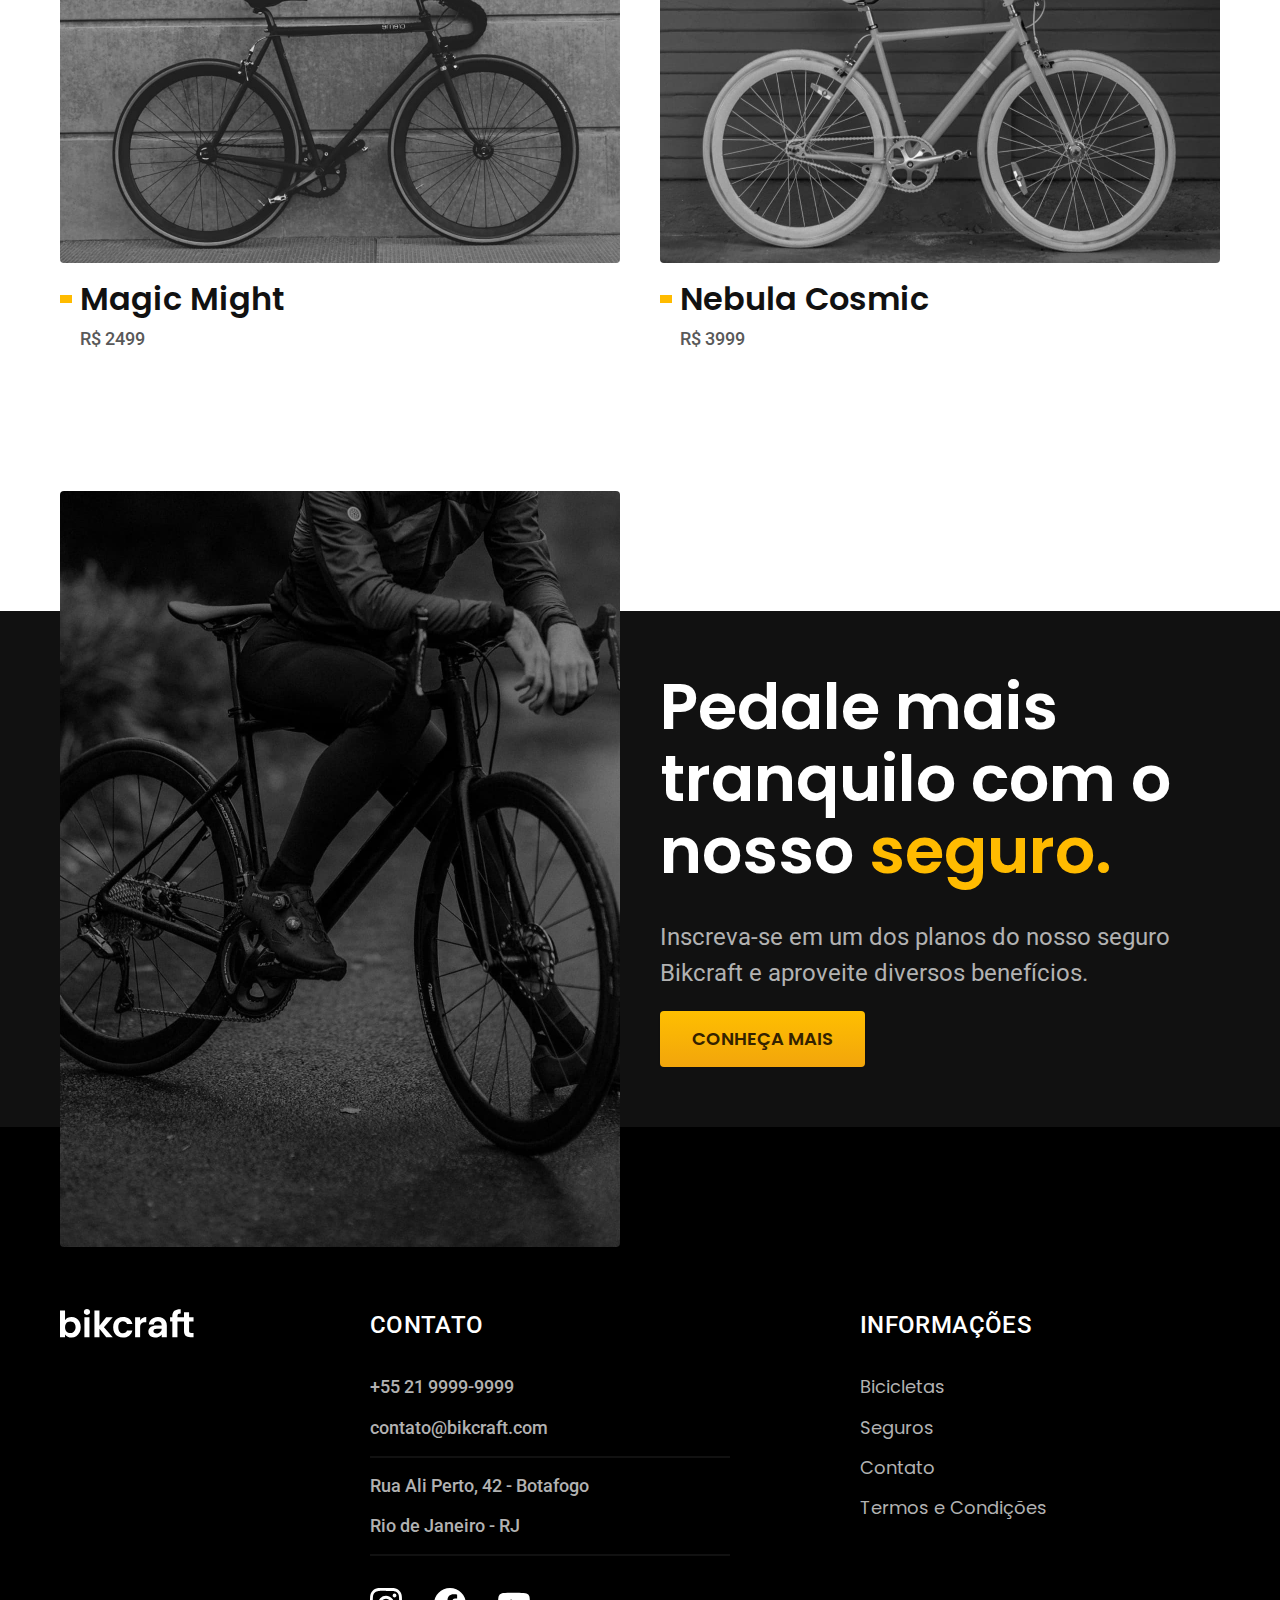
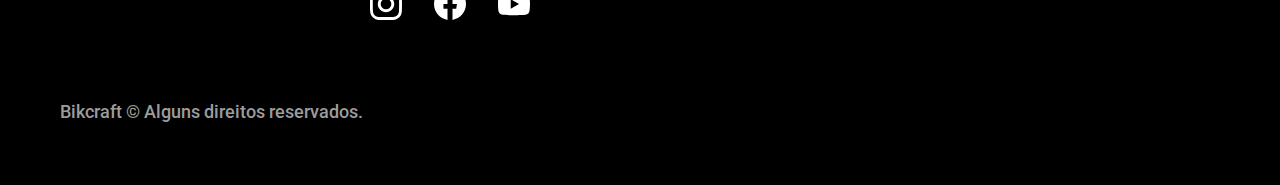
<file: bicicletas/nimbus.html>
<!DOCTYPE html>
<html lang="pt-br">

<head>
  <meta charset="UTF-8">
  <meta name="viewport" content="width=device-width, initial-scale=1.0">

  <title>Nimbus | Bikcraft</title>
  <meta name="description" content="Nimbus.">
  <link rel="icon" href="../favicon.svg" type="image/svg+xml">
  <link rel="preload" href="../css/style.css" as="style">
  <link rel="stylesheet" href="../css/style.css">
  <script>document.documentElement.classList.add('js');</script>

  <link rel="preconnect" href="https://fonts.googleapis.com">
  <link rel="preconnect" href="https://fonts.gstatic.com" crossorigin>
  <link href="https://fonts.googleapis.com/css2?family=Merriweather:ital,wght@1,900&family=Poppins:wght@400;600&family=Roboto:wght@400;500&display=swap" rel="stylesheet">
</head>

<body id="bicicleta">
  <header class="header-bg">
    <div class="header container">
      <a href="../">
        <img src="../img/bikcraft.svg" alt="Bikcraft">
      </a>

      <nav aria-label="primaria">
        <ul class="header-menu font-1-m cor-0">
          <li><a href="../bicicletas.html">Bicicletas</a></li>
          <li><a href="../seguros.html">Seguros</a></li>
          <li><a href="../contato.html">Contato</a></li>
        </ul>
      </nav>
    </div>
  </header>

  <main class="titulo-bg">
    <div>
      <div class="titulo container">
        <p class="font-2-xl cor-5">R$ 4999</p>
        <h1 class="font-1-xxl cor-0">Nimbus Stark<span class="cor-p1">.</span></h1>
      </div>
    </div>
    <div class="bicicleta container">
      <div class="bicicleta-imagens">
        <img src="../img/bicicleta/nimbus1.jpg" alt="Bicicleta 1">
        <img src="../img/bicicleta/nimbus2.jpg" alt="Bicicleta 2">
        <img src="../img/bicicleta/nimbus3.jpg" alt="Bicicleta 3">
      </div>
      <div class="bicicleta-conteudo">
        <p class="font-2-l cor-5">A Nimbus Stark é a melhor Bikcraft já criada pela nossa equipe. Ela vem equipada com os melhores acessórios, o que garante maior velocidade.</p>
        <div class="bicicleta-comprar">
          <a class="botao" href="../orcamento.html?tipo=bikcraft&produto=nimbus">Comprar Agora</a>
          <span class="font-1-xs cor-6"><img src="../img/icones/entrega.svg" alt=""> entrega em 5 dias</span>
          <span class="font-1-xs cor-6"><img src="../img/icones/estoque.svg" alt=""> 18 em estoque</span>
        </div>

        <h2 class="font-1-xs cor-0">Informações</h2>
        <ul class="bicicleta-informacoes">
          <li>
            <img src="../img/icones/eletrica.svg" alt="">
            <h3 class="font-1-m cor-0">Motor Elétrico</h3>
            <p class="font-2-xs cor-5">Permite você viajar distâncias inimaginaveis com a sua bike.</p>
          </li>
          <li>
            <img src="../img/icones/velocidade.svg" alt="">
            <h3 class="font-1-m cor-0">50 km/h</h3>
            <p class="font-2-xs cor-5">A mais rápida bicicleta elétrica disponível hoje no mercado.</p>
          </li>
          <li>
            <img src="../img/icones/rastreador.svg" alt="">
            <h3 class="font-1-m cor-0">Rastreador</h3>
            <p class="font-2-xs cor-5">Rastreador e sistema anti-furto para garantir o seu sossego.</p>
          </li>
          <li>
            <img src="../img/icones/carbono.svg" alt="">
            <h3 class="font-1-m cor-0">Fibra de Carbono</h3>
            <p class="font-2-xs cor-5">Maior proteção possível para a sua Bikcraft com fibra de carbono.</p>
          </li>
        </ul>
        <h2 class="font-1-xs cor-0">Ficha Técnica</h2>
        <ul class="bicicleta-ficha font-2-s cor-4">
          <li>Peso <span>9 kg</span></li>
          <li>Altura <span>60 cm</span></li>
          <li>Largura <span>120 cm</span></li>
          <li>Profundidade <span>10 cm</span></li>
          <li>Marchas <span>16</span></li>
          <li>Roda <span>29</span></li>
        </ul>
      </div>
    </div>
  </main>

  <article class="bicicletas-lista container">
    <h2 class="font-1-xxl">escolha a sua<span class="cor-p1">.</span></h2>

    <ul>
      <li>
        <a href="./magic.html">
          <img src="../img/bicicletas/magic.jpg" alt="Bicicleta preta">
          <h3 class="font-1-xl">Magic Might</h3>
          <span class="font-2-m cor-8">R$ 2499</span>
        </a>
      </li>
      <li>
        <a href="./nebula.html">
          <img src="../img/bicicletas/nebula.jpg" alt="Bicicleta preta">
          <h3 class="font-1-xl">Nebula Cosmic</h3>
          <span class="font-2-m cor-8">R$ 3999</span>
        </a>
      </li>
    </ul>
  </article>

  <article class="seguro-bg">
    <div class="seguro container">
      <div class="seguro-imagem">
        <img src="../img/fotos/seguros.jpg" alt="Pessoa parada em cima de uma bicicleta.">
      </div>
      <div class="seguro-conteudo">
        <h2 class="font-1-xxl cor-0">Pedale mais tranquilo com o nosso <span class="cor-p1">seguro.</span></h2>
        <p class="font-2-l cor-5">Inscreva-se em um dos planos do nosso seguro Bikcraft e aproveite diversos benefícios.</p>
        <a class="botao" href="../seguros.html">Conheça Mais</a>
      </div>
    </div>
  </article>

  <footer class="footer-bg">
    <div class="footer container">
      <img src="../img/bikcraft.svg" alt="Bikcraft">
      <div class="footer-contato">
        <h3 class="font-2-l-b cor-0">Contato</h3>
        <ul class="font-2-m cor-5">
          <li><a href="tel:+552199999999">+55 21 9999-9999</a></li>
          <li><a href="mailto:contato@bikcraft.com">contato@bikcraft.com</a></li>
          <li>Rua Ali Perto, 42 - Botafogo</li>
          <li>Rio de Janeiro - RJ</li>
        </ul>
        <div class="footer-redes">
          <a href="../">
            <img src="../img/redes/instagram.svg" alt="Instagram">
          </a>
          <a href="../">
            <img src="../img/redes/facebook.svg" alt="Facebook">
          </a>
          <a href="../">
            <img src="../img/redes/youtube.svg" alt="Youtube">
          </a>
        </div>
      </div>
      <div class="footer-informacoes">
        <h3 class="font-2-l-b cor-0">Informações</h3>
        <nav>
          <ul class="font-1-m cor-5">
            <li><a href="../bicicletas.html">Bicicletas</a></li>
            <li><a href="../seguros.html">Seguros</a></li>
            <li><a href="../contato.html">Contato</a></li>
            <li><a href="../termos.html">Termos e Condições</a></li>
          </ul>
        </nav>
      </div>
      <p class="footer-copy font-2-m cor-6">Bikcraft © Alguns direitos reservados.</p>
    </div>
  </footer>
  <script src="../js/script.js"></script>
</body>

</html>
</file>
<file: css/style.css>
@import "./global/global.css";
@import "./utilidades/tipografia.css";
@import "./utilidades/cores.css";
@import "./utilidades/animacao.css";

@import "./global/header.css";
@import "./global/footer.css";

/* Utilidades */
@import "./utilidades/componentes.css";
@import "./utilidades/formulario.css";

/* Home */
@import "./home/introducao.css";
@import "./home/tecnologia.css";
@import "./home/parceiros.css";
@import "./home/depoimento.css";

/* Bicicletas */
@import "./bicicletas/bicicletas-lista.css";
@import "./bicicletas/bicicletas.css";

/* Bicicleta */
@import "./bicicleta/bicicleta.css";
@import "./bicicleta/seguro.css";

/* Seguros */
@import "./seguros/seguros.css";
@import "./seguros/vantagens.css";
@import "./seguros/perguntas.css";

/* Contato */
@import "./contato/contato.css";
@import "./contato/lojas.css";

/* Contato */
@import "./orcamento/orcamento.css";

/* Termos */
@import "./termos/termos.css";
</file>
